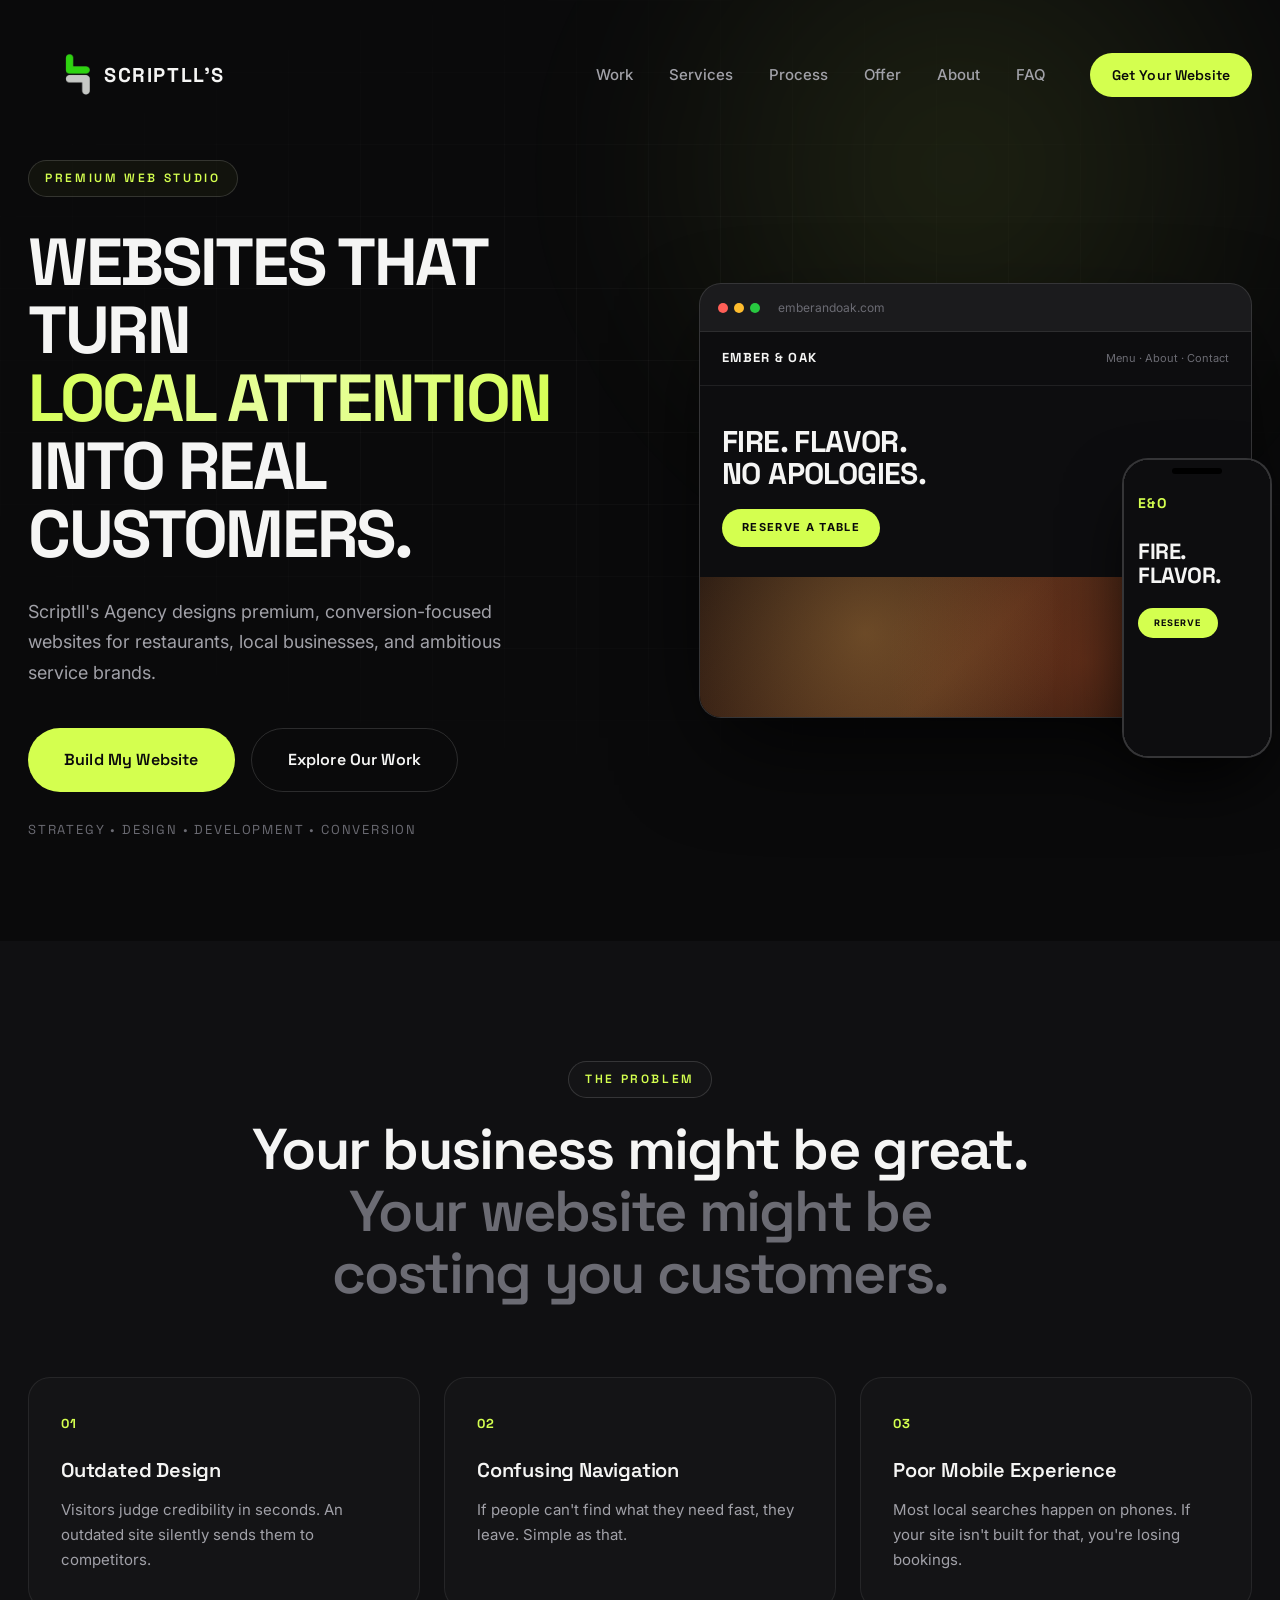
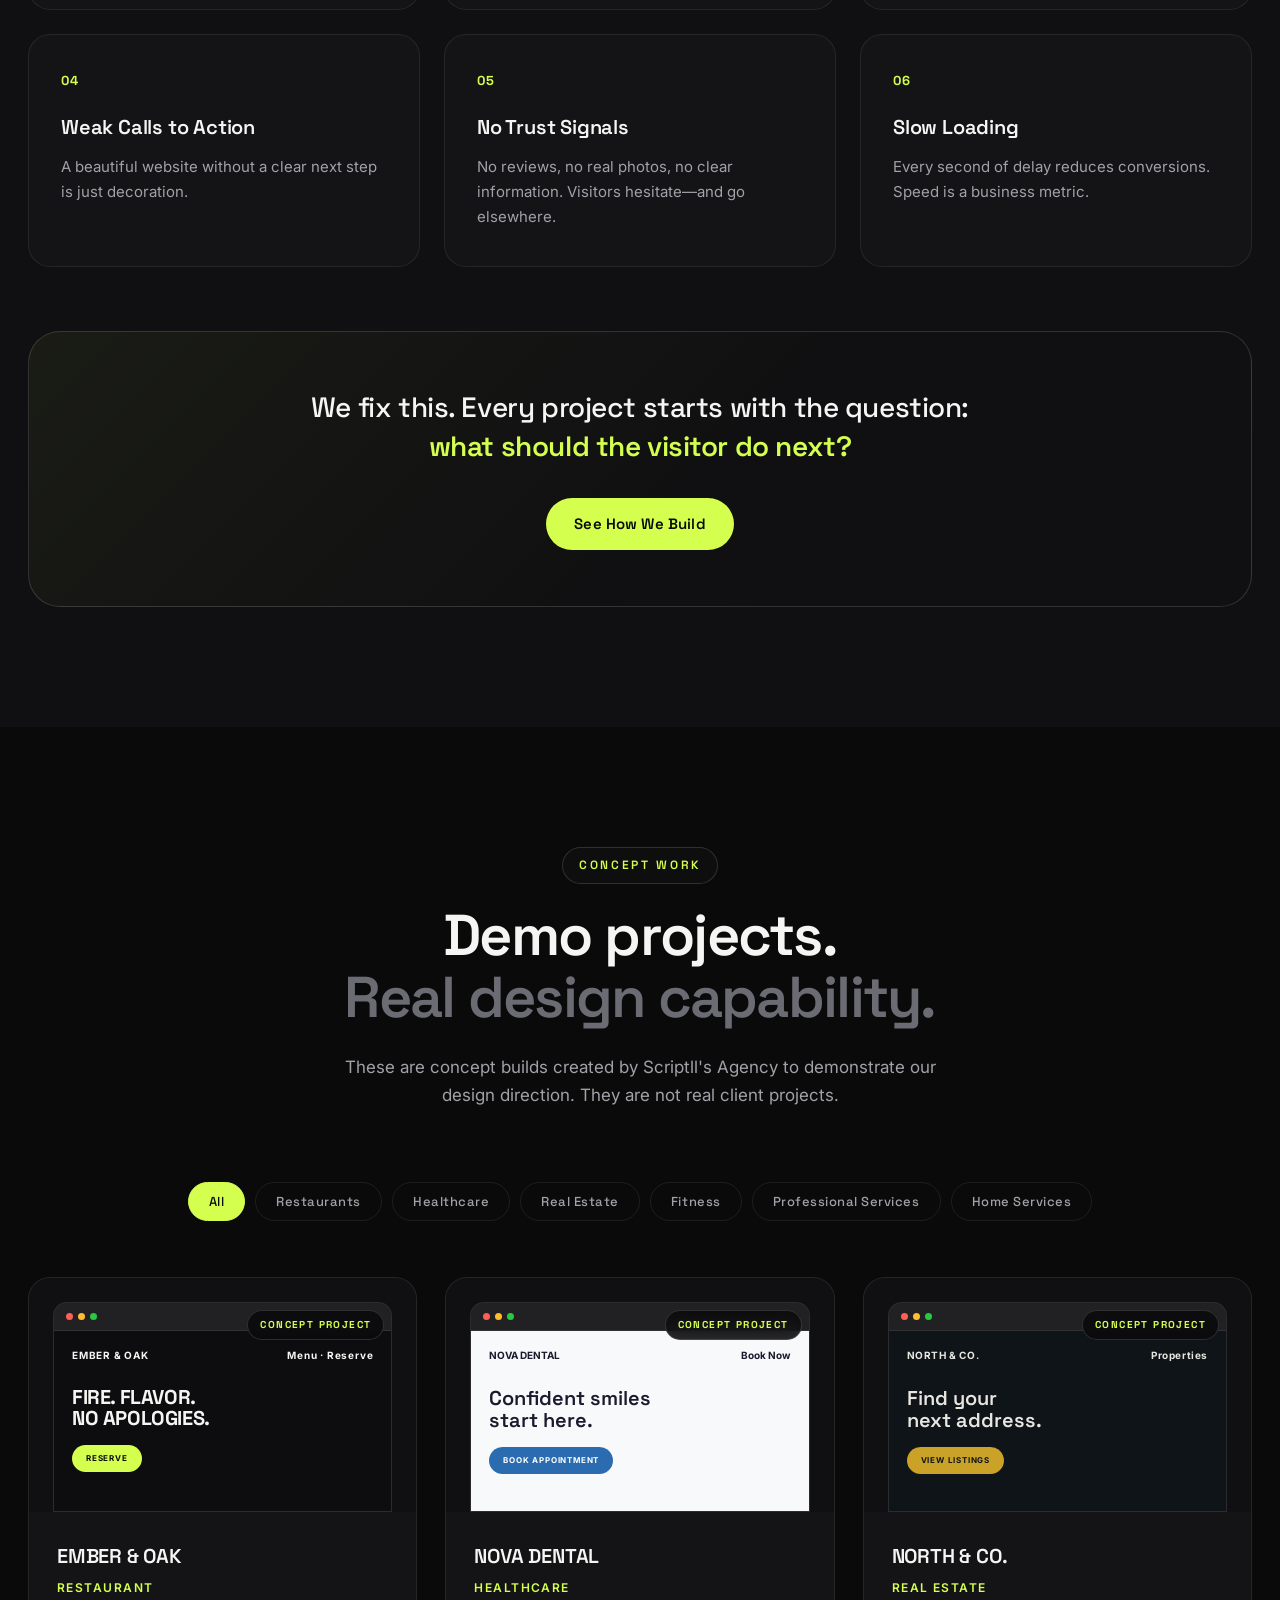
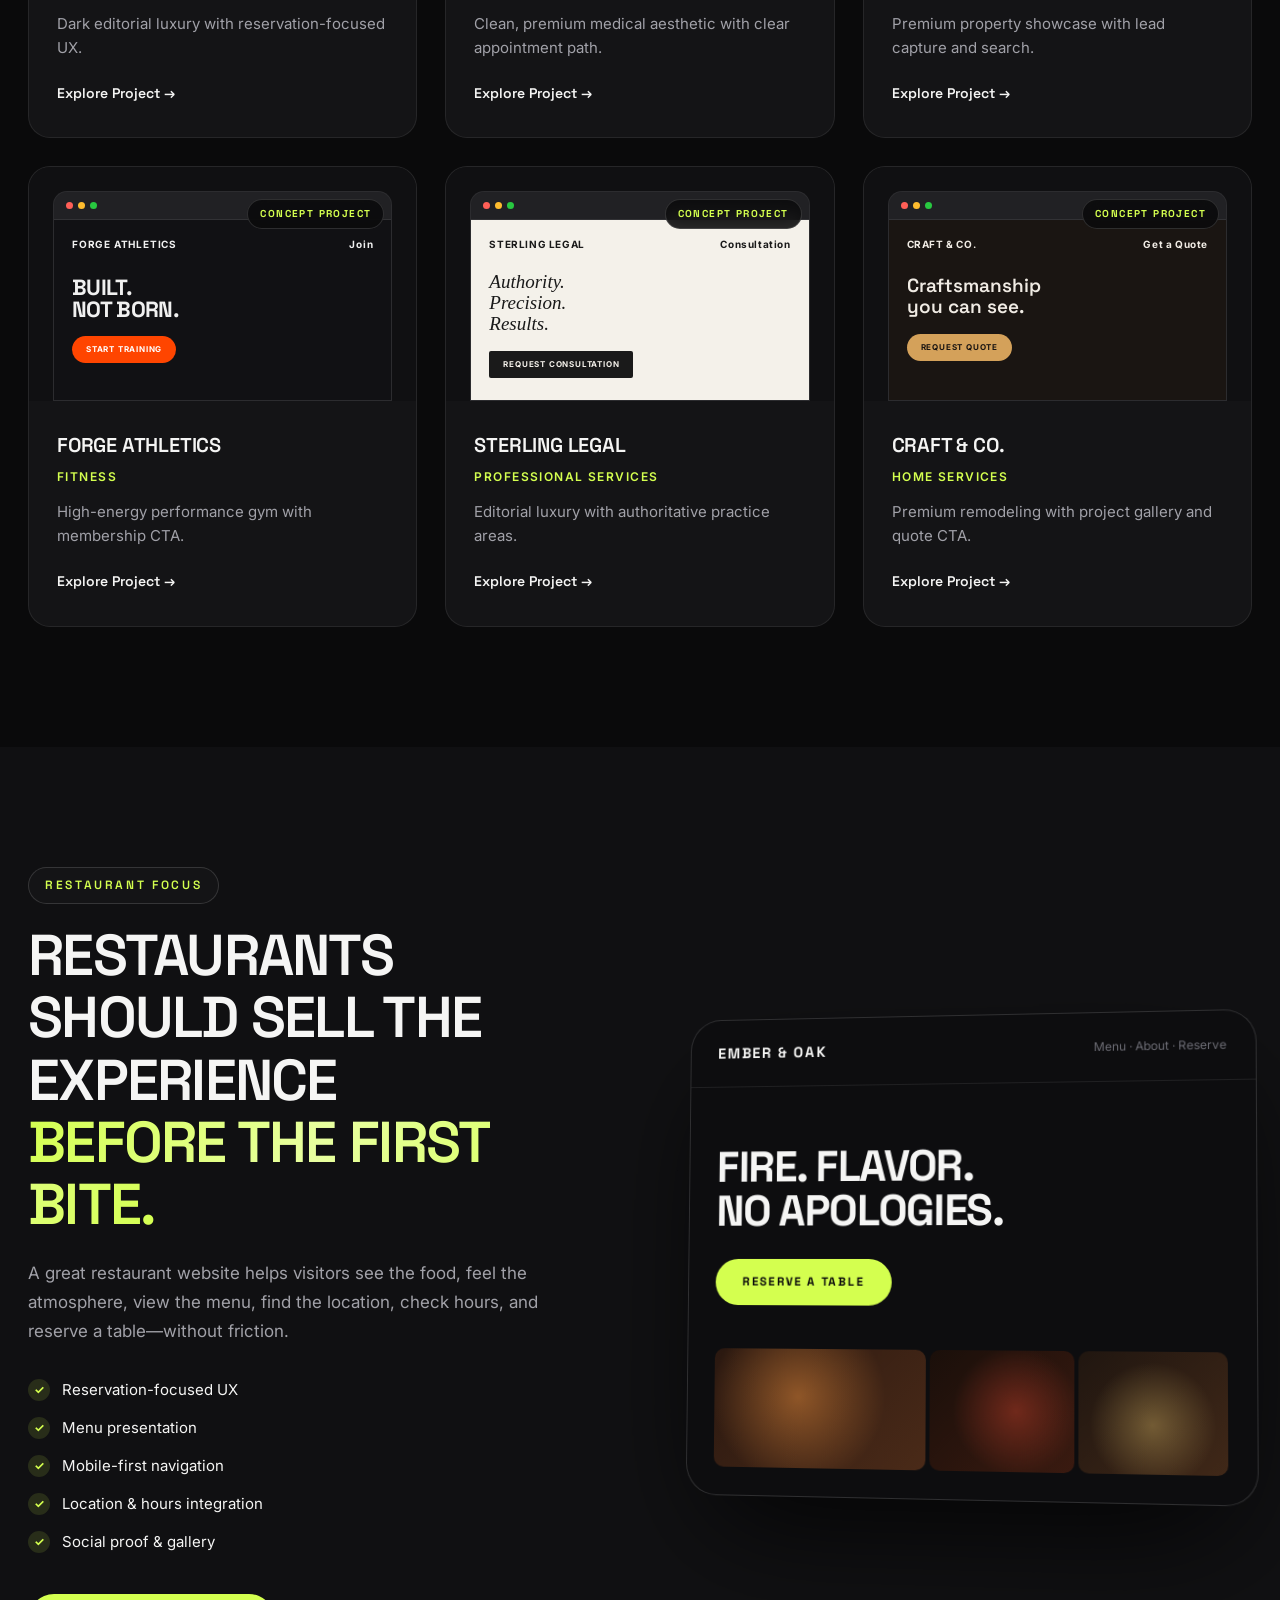
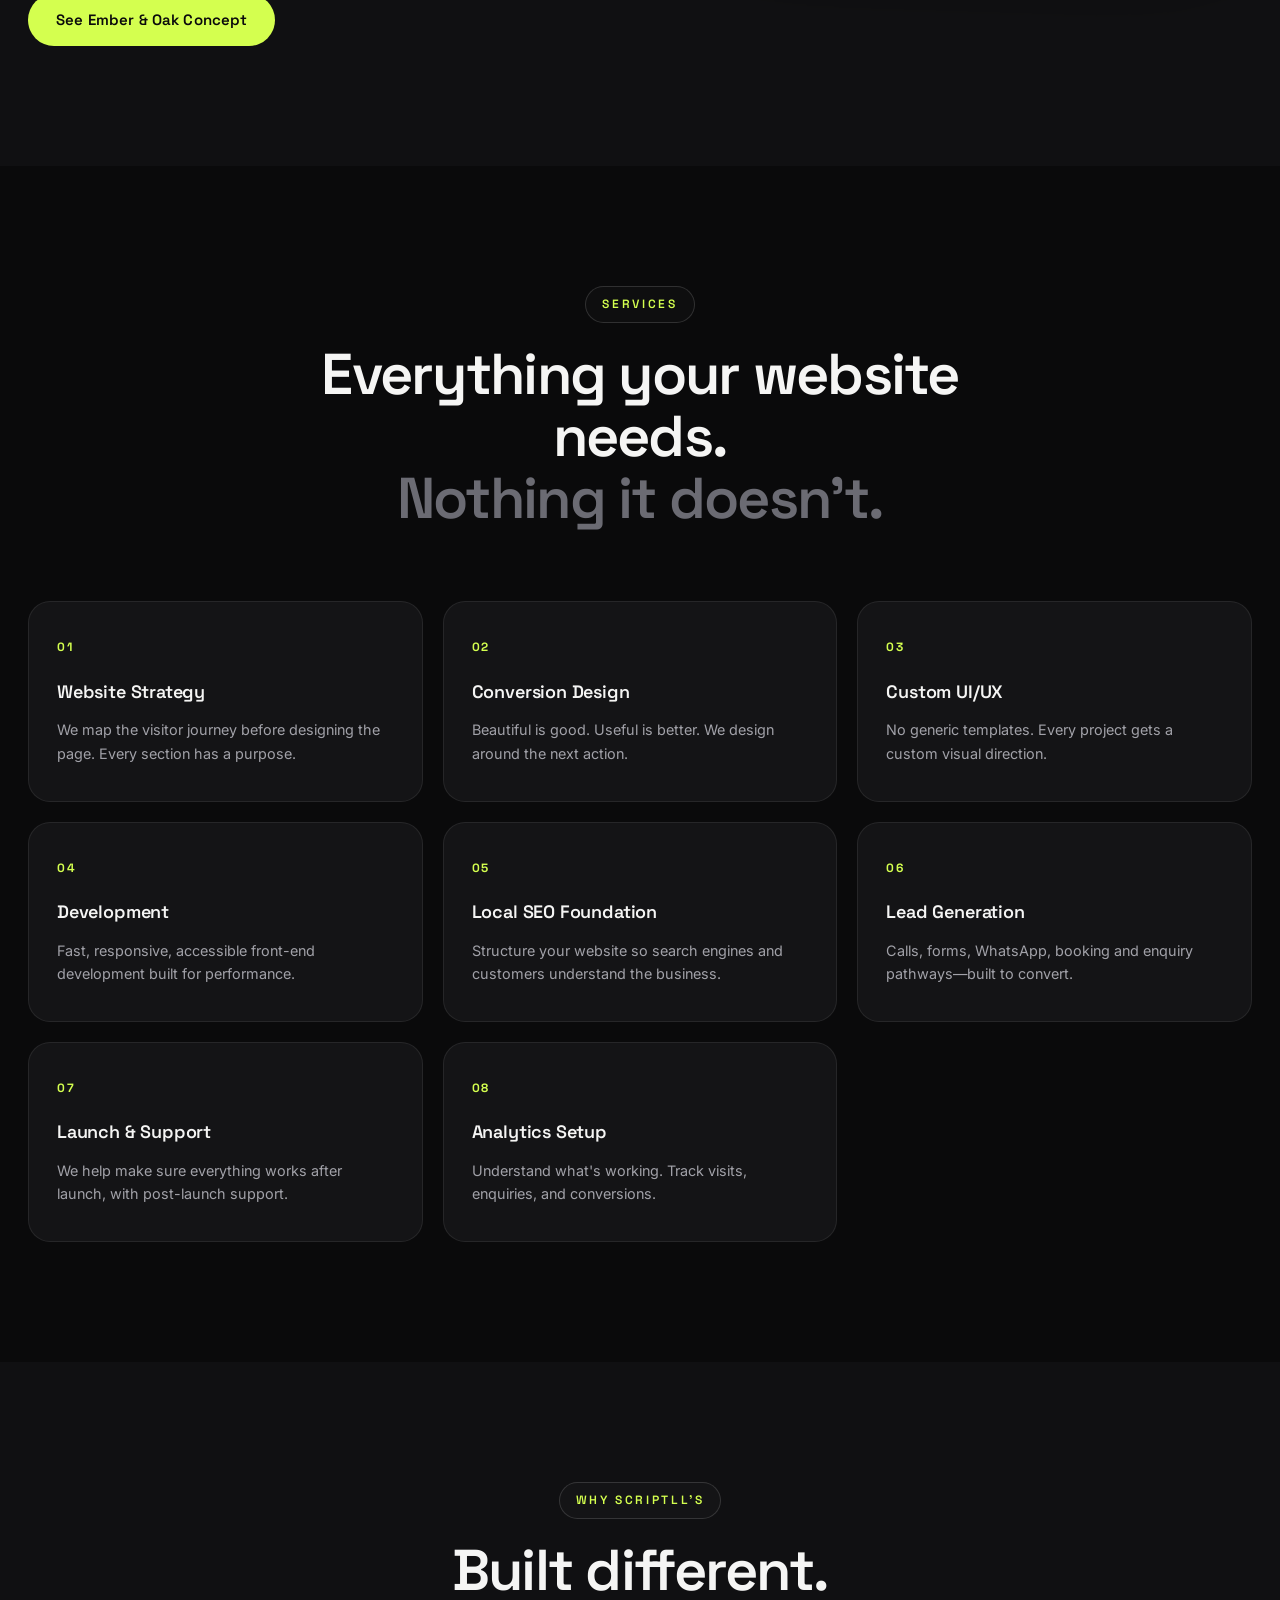
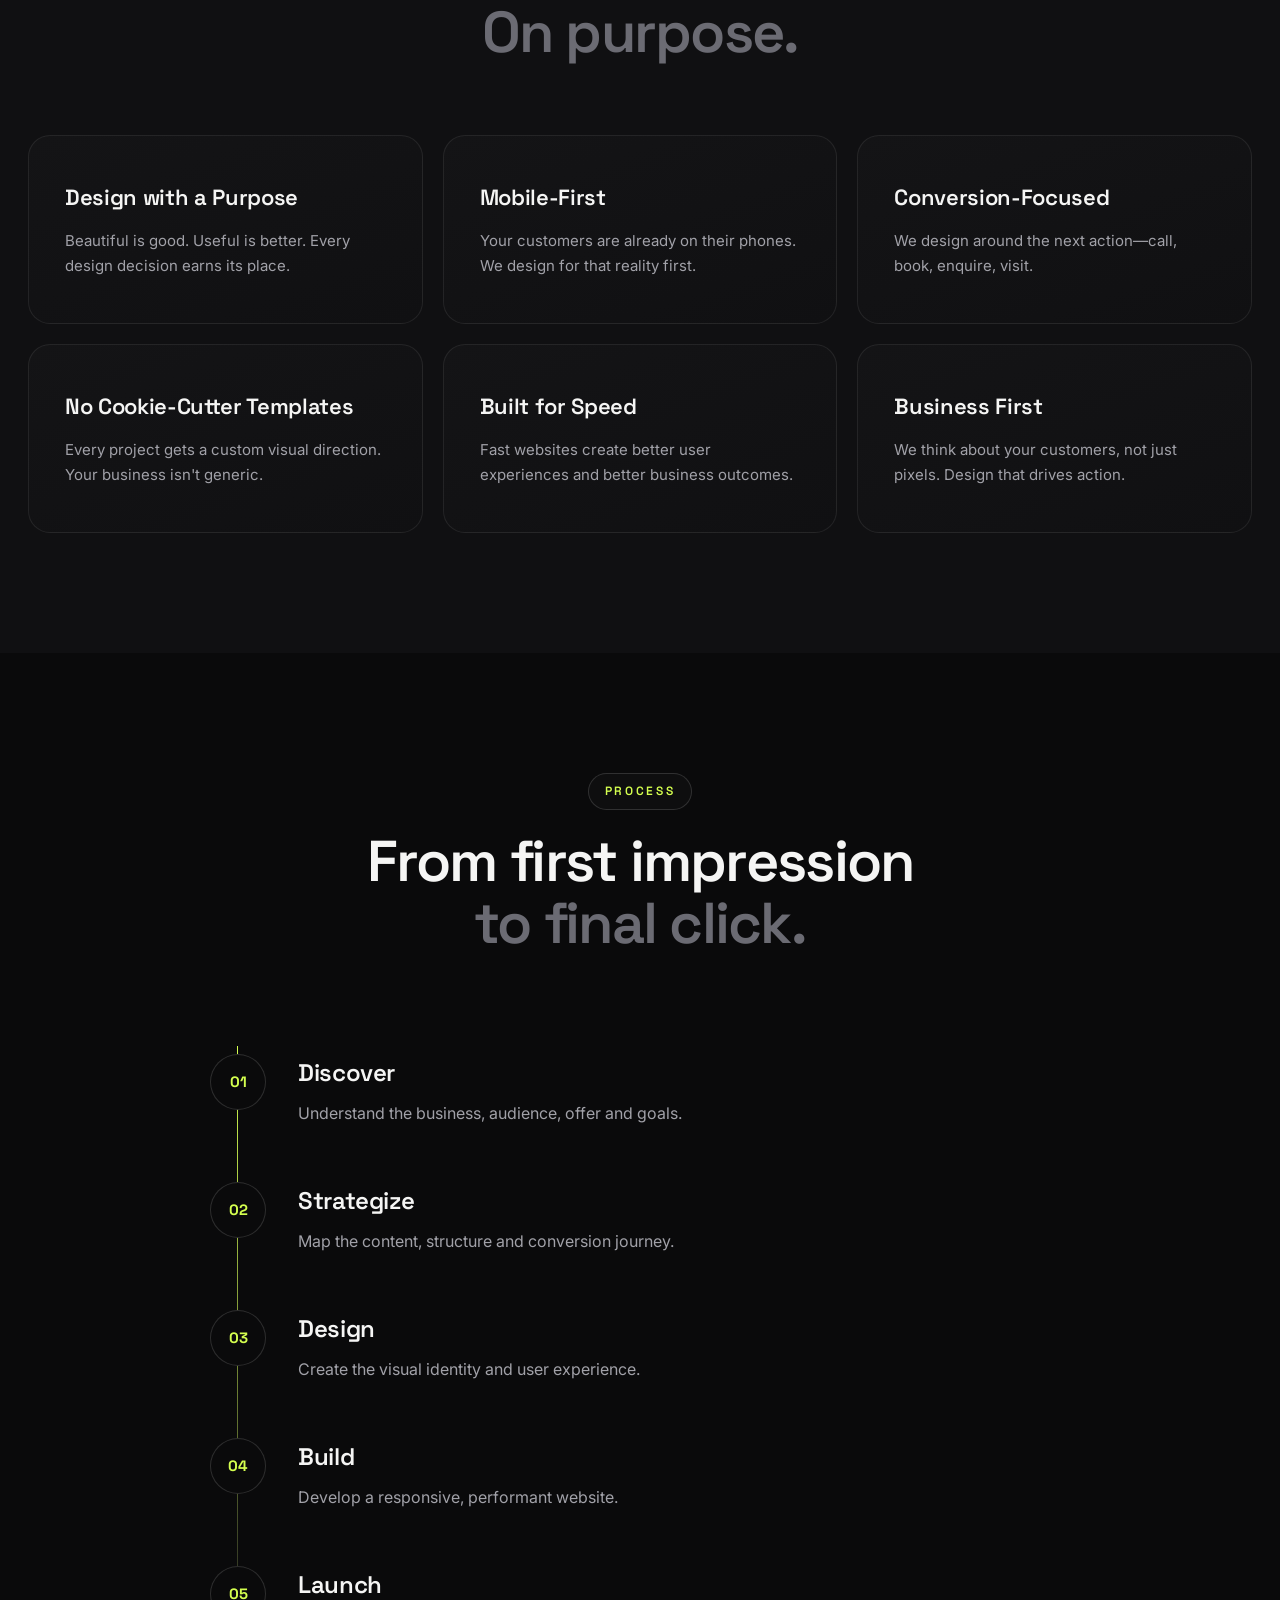
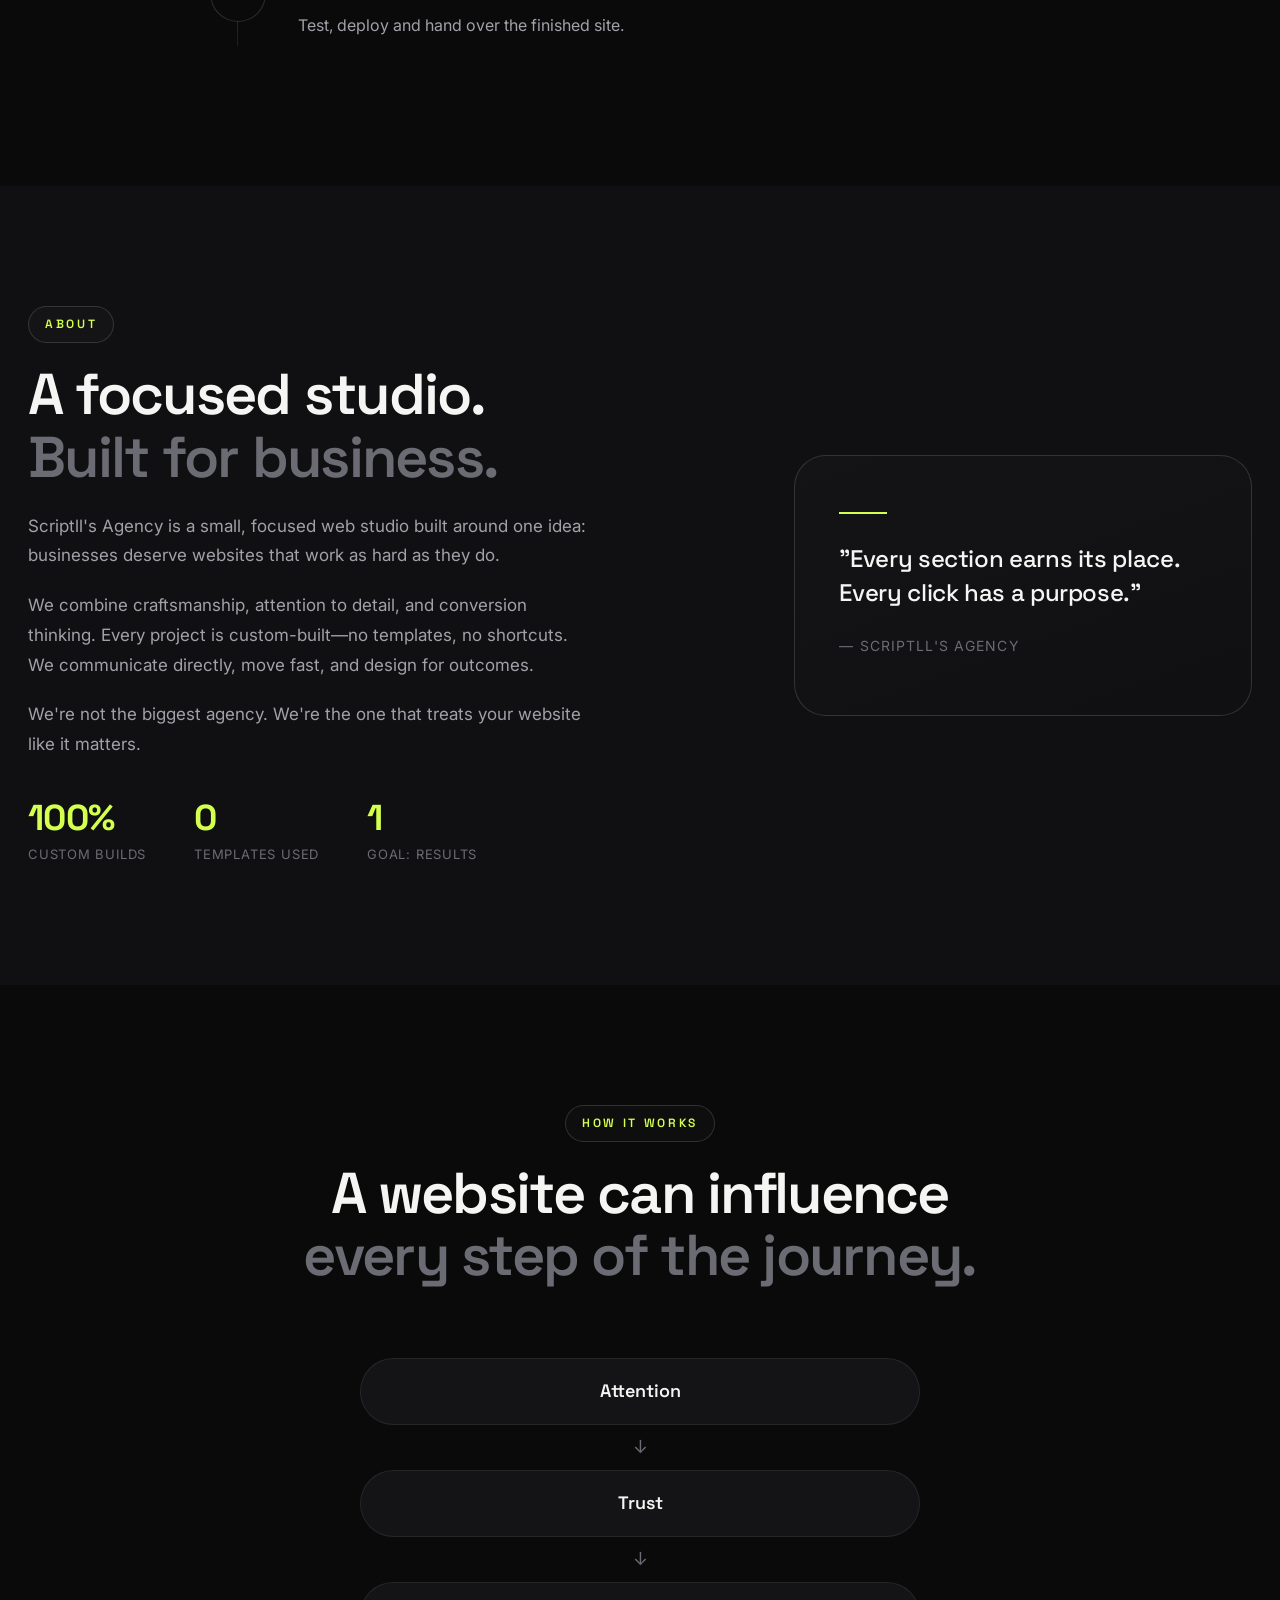
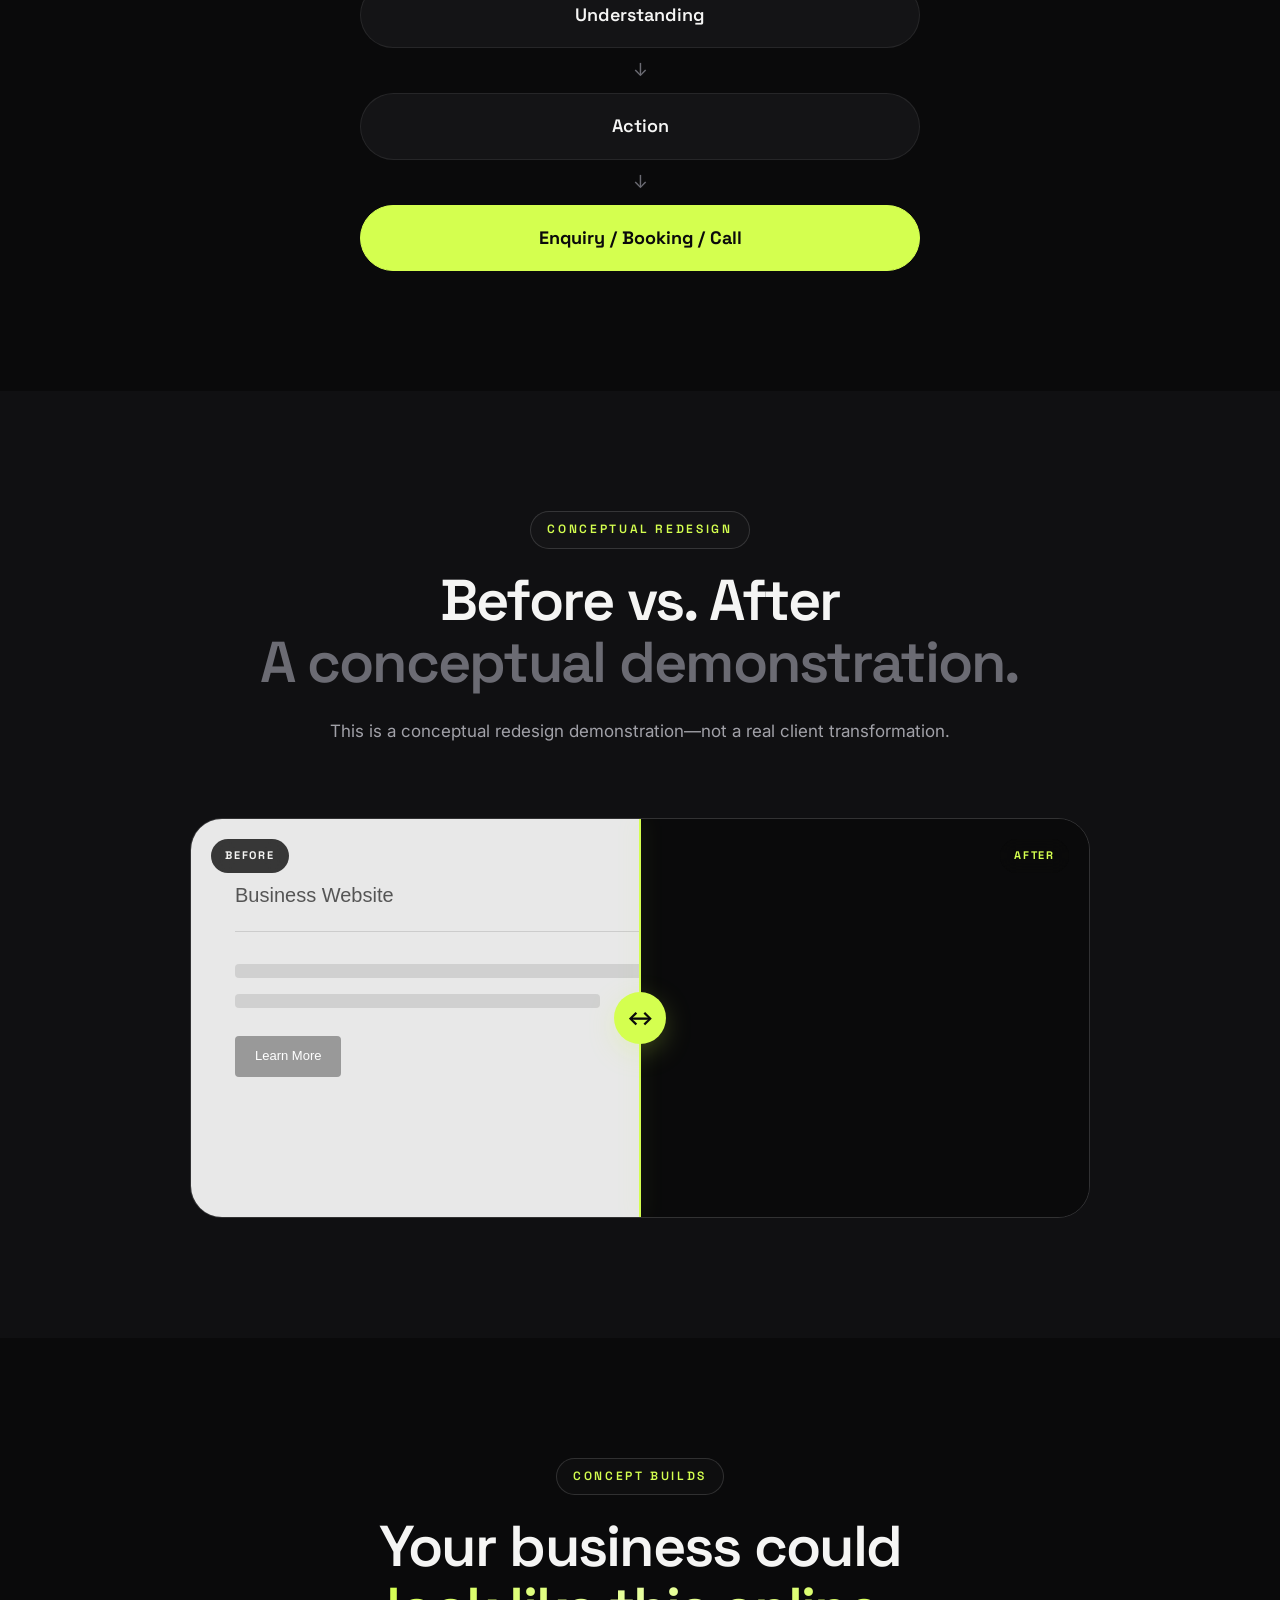
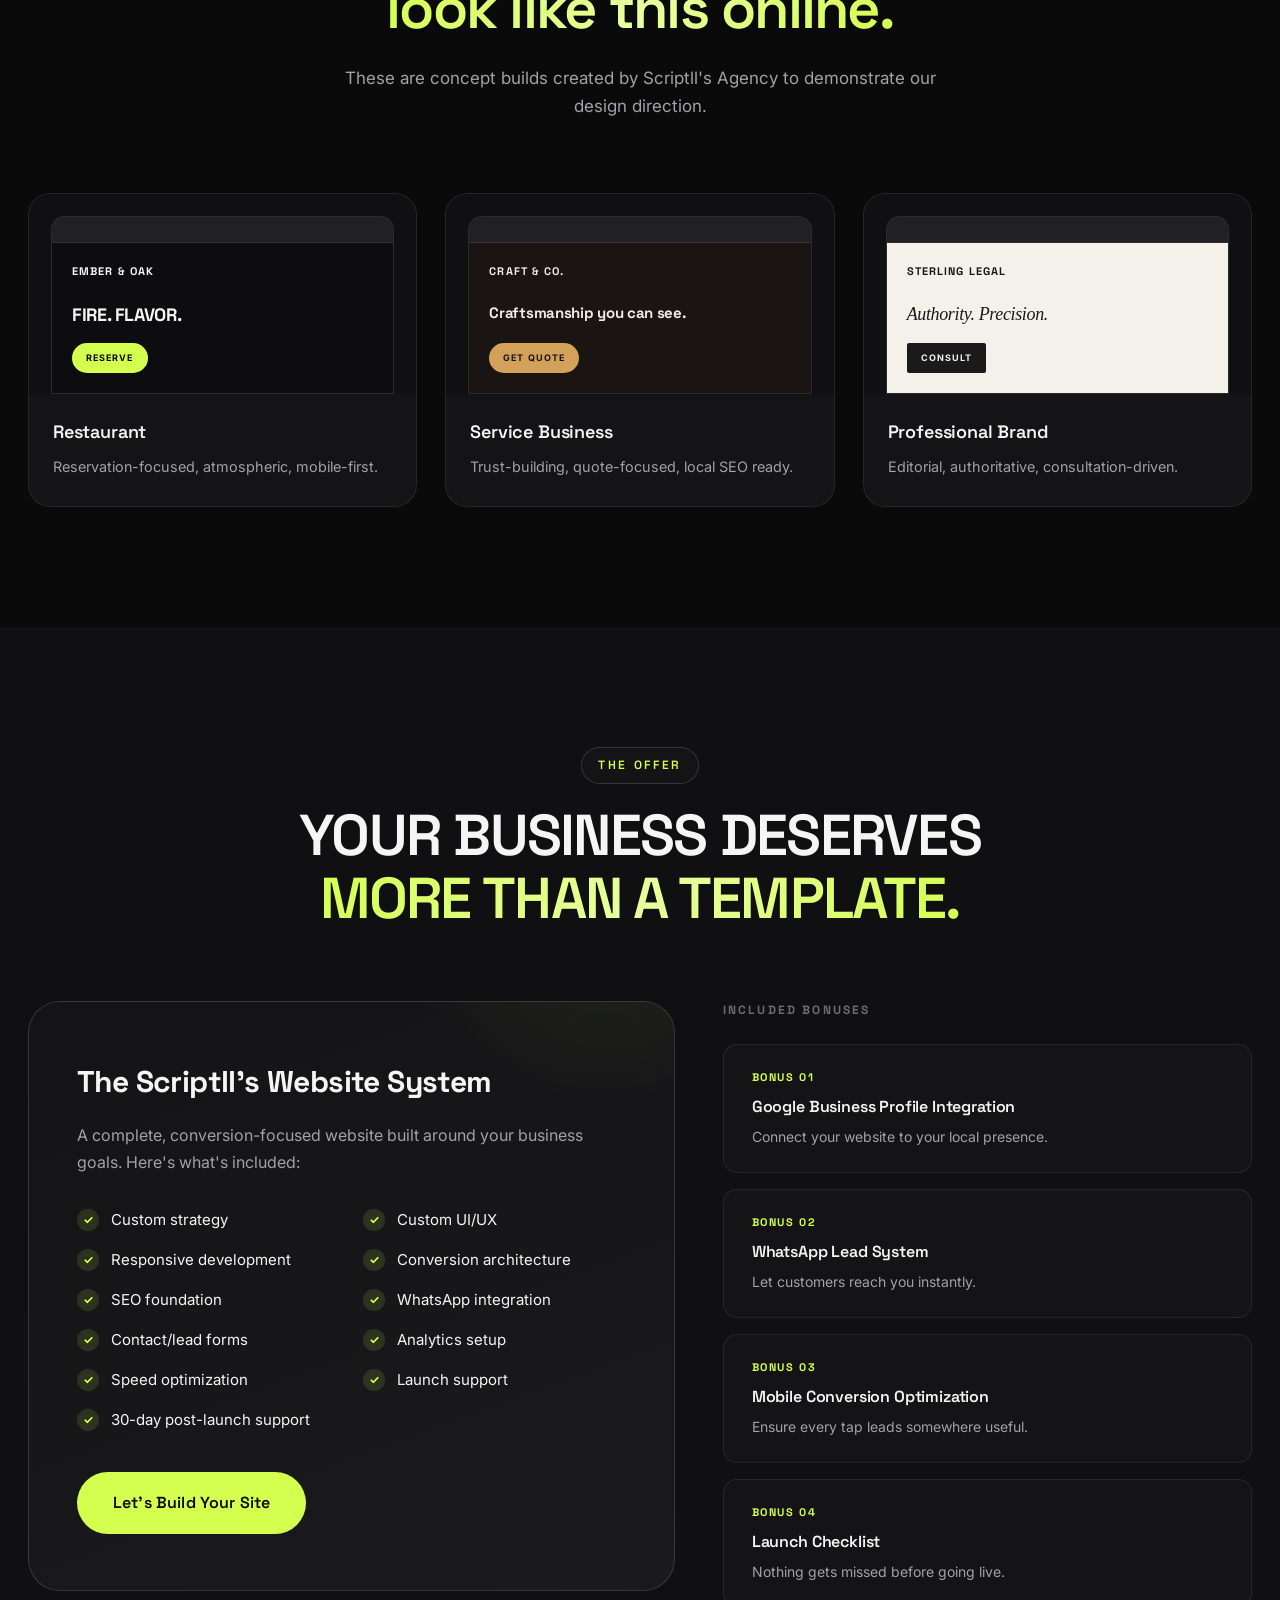
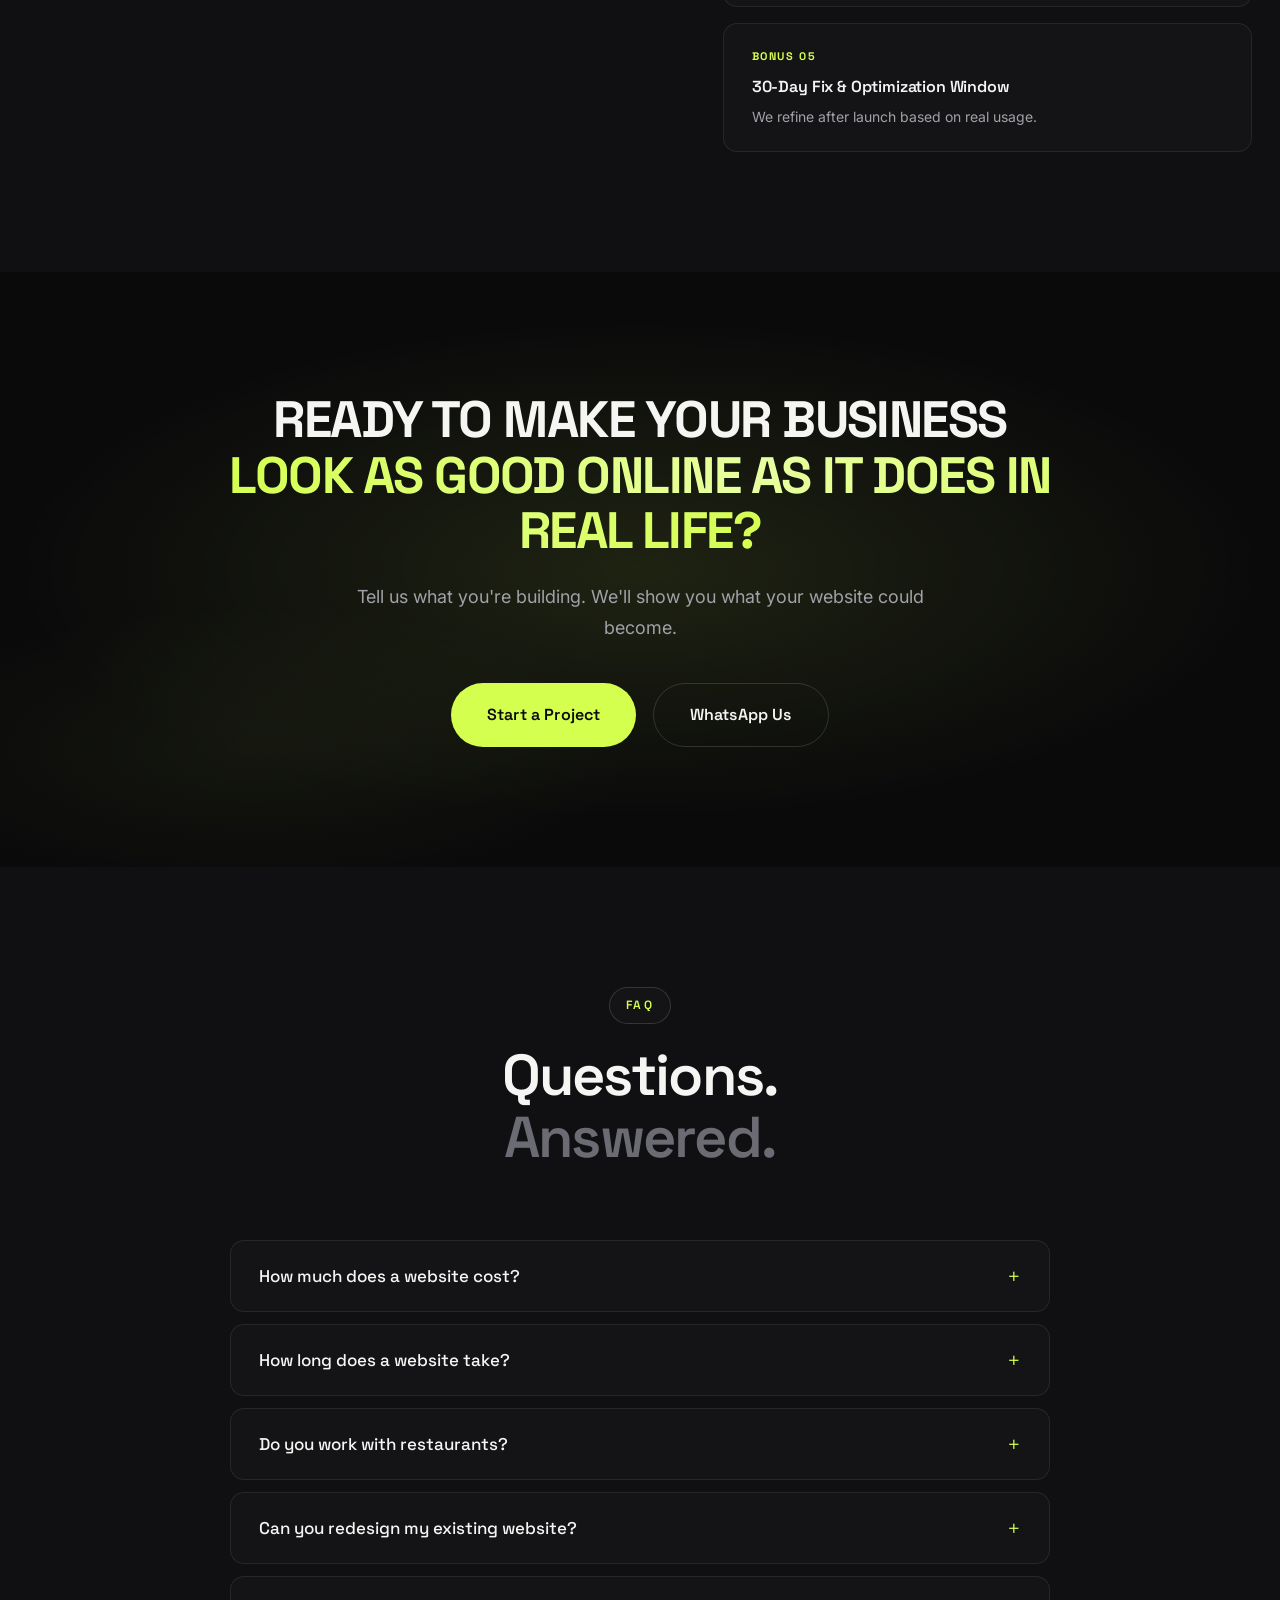
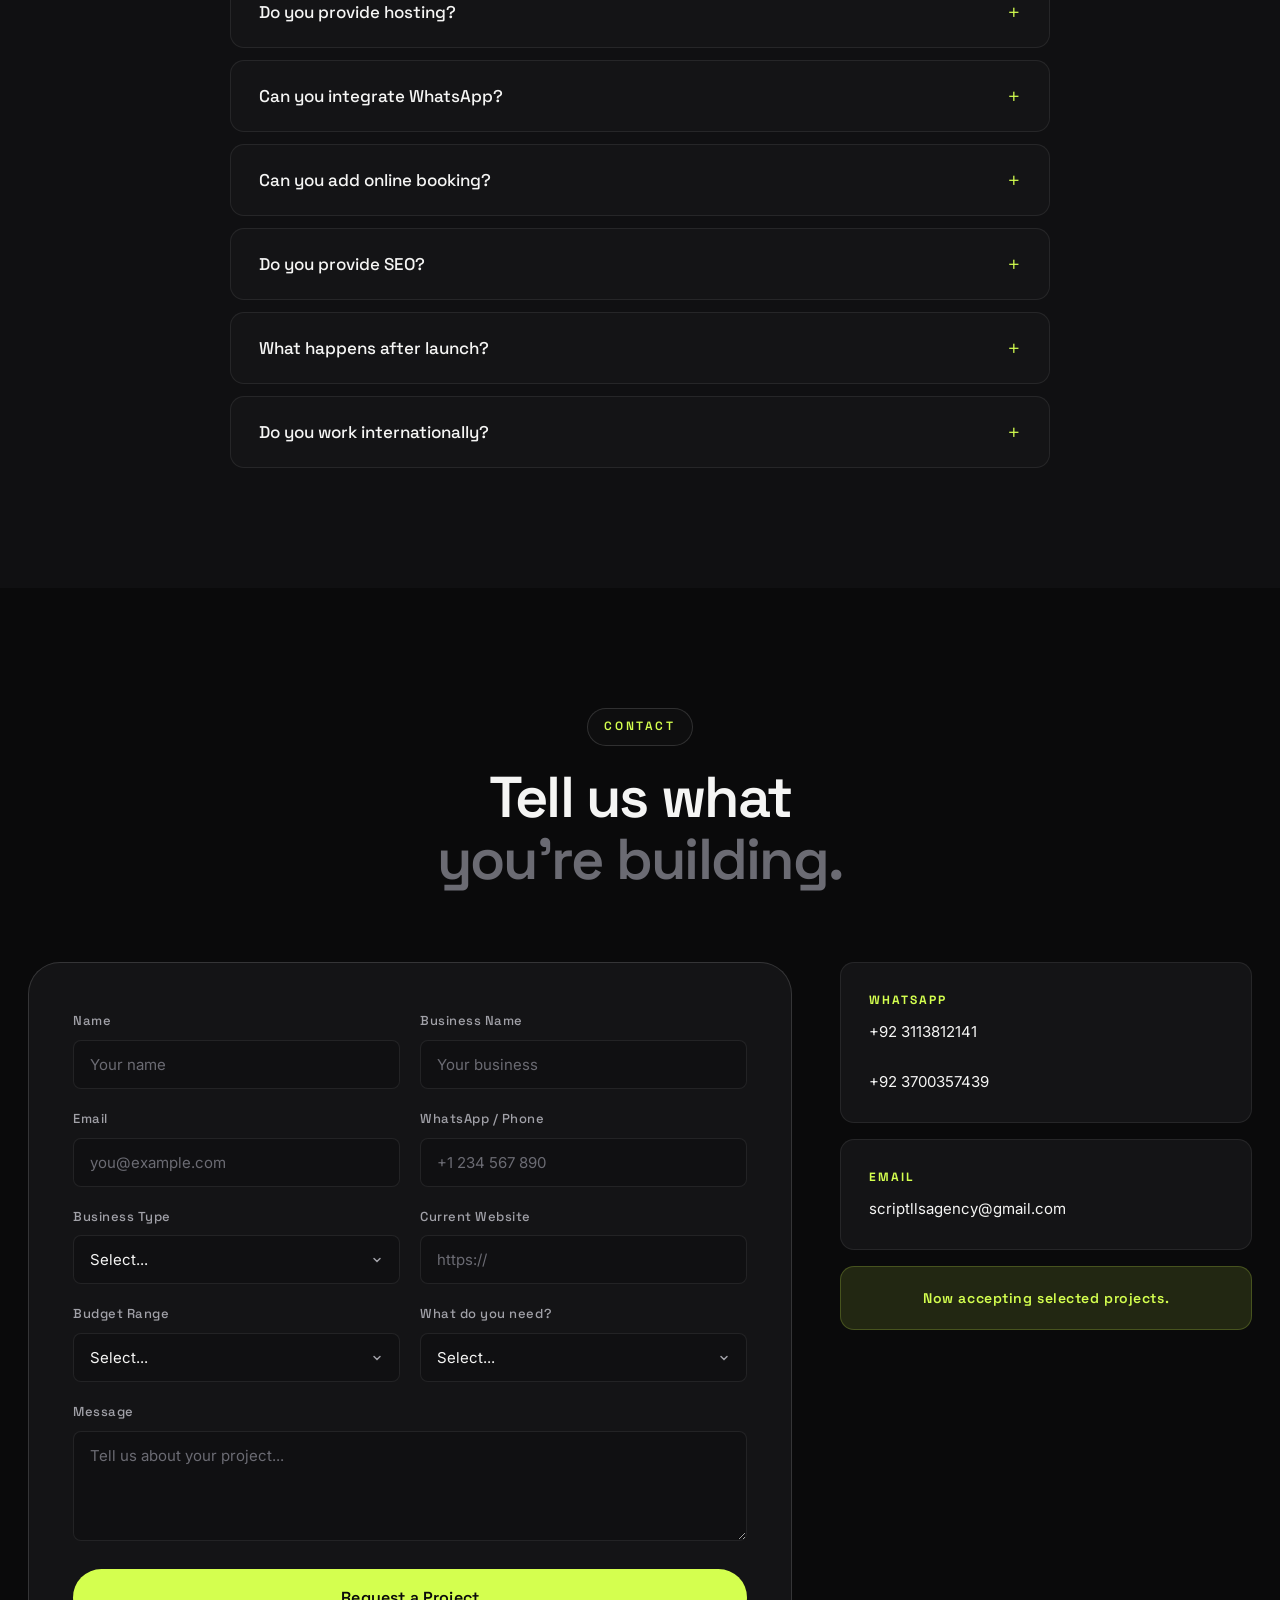
<file: index.html>
<!DOCTYPE html>
<html lang="en">
<head>
  <meta charset="UTF-8" />
  <meta name="viewport" content="width=device-width, initial-scale=1.0" />
  <title>Scriptll's Agency | Premium Websites That Turn Attention Into Customers</title>
  <meta name="description" content="Scriptll's Agency designs premium, conversion-focused websites for restaurants, local businesses, and service brands. Concept projects shown for demonstration." />
  <!-- Open Graph -->
  <meta property="og:title" content="Scriptll's Agency | Premium Websites That Turn Attention Into Customers" />
  <meta property="og:description" content="We design high-converting websites that make local businesses look established, credible, and impossible to ignore." />
  <meta property="og:type" content="website" />
  <meta property="og:url" content="https://scriptlls.agency" />
  <meta property="og:image" content="https://images.unsplash.com/photo-1556742049-0cfed4f6a45d?w=1200&h=630&fit=crop" />
  <link rel="canonical" href="https://scriptlls.agency" />
  <!-- Favicon placeholder -->
  <link rel="icon" href="data:image/svg+xml,<svg xmlns='http://www.w3.org/2000/svg' viewBox='0 0 100 100'><text y='.9em' font-size='90'>S</text></svg>" />
  <!-- Fonts -->
  <link rel="preconnect" href="https://fonts.googleapis.com" />
  <link rel="preconnect" href="https://fonts.gstatic.com" crossorigin />
  <link href="https://fonts.googleapis.com/css2?family=Inter:opsz,wght@14..32,300;14..32,400;14..32,500;14..32,600;14..32,700&family=Space+Grotesk:wght@400;500;600;700&display=swap" rel="stylesheet" />
  <link rel="stylesheet" href="style.css" />
  <!-- Google tag (gtag.js) -->
<script async src="https://www.googletagmanager.com/gtag/js?id=G-FZGFRWSSBF"></script>
<script>
  window.dataLayer = window.dataLayer || [];
  function gtag(){dataLayer.push(arguments);}
  gtag('js', new Date());

  gtag('config', 'G-FZGFRWSSBF');
</script>
</head>
<body>

  <!-- Cursor glow (subtle) -->
  <div class="cursor-glow" id="cursorGlow" aria-hidden="true"></div>

  <!-- Navigation -->
  <header class="navbar" id="navbar">
    <div class="container nav-container">
      <a href="#" class="nav-logo" aria-label="Scriptll's Agency Home">
        <img src="logo.png" class="nav-logo-img" alt="logo"><span class="nav-logo-text"> SCRIPTLL'S</span>
      </a>
      <nav class="nav-links" id="navLinks" aria-label="Main navigation">
        <a href="#work" class="nav-link">Work</a>
        <a href="#services" class="nav-link">Services</a>
        <a href="#process" class="nav-link">Process</a>
        <a href="#offer" class="nav-link">Offer</a>
        <a href="#about" class="nav-link">About</a>
        <a href="#faq" class="nav-link">FAQ</a>
        <a href="#contact" class="btn btn-primary nav-cta">Get Your Website</a>
      </nav>
      <button class="hamburger" id="hamburger" aria-label="Toggle menu" aria-expanded="false">
        <span></span><span></span><span></span>
      </button>
    </div>
  </header>

  <main>
    <!-- HERO -->
    <section class="hero" id="hero">
      <div class="hero-bg-grid" aria-hidden="true"></div>
      <div class="hero-glow" aria-hidden="true"></div>
      <div class="container hero-container">
        <div class="hero-content">
          <div class="hero-badge reveal">Premium web studio</div>
          <h1 class="hero-title reveal">
            WEBSITES THAT TURN<br />
            <span class="text-gradient">LOCAL ATTENTION</span><br />
            INTO REAL CUSTOMERS.
          </h1>
          <p class="hero-sub reveal">
            Scriptll's Agency designs premium, conversion-focused websites for restaurants, local businesses, and ambitious service brands.
          </p>
          <div class="hero-cta reveal">
            <a href="#contact" class="btn btn-primary btn-lg magnetic">Build My Website</a>
            <a href="#work" class="btn btn-ghost btn-lg">Explore Our Work</a>
          </div>
          <p class="hero-trust reveal">Strategy • Design • Development • Conversion</p>
        </div>
        <div class="hero-visual reveal">
          <div class="hero-mockup">
            <div class="mockup-browser">
              <div class="mockup-bar">
                <span class="dot"></span><span class="dot"></span><span class="dot"></span>
                <span class="mockup-url">emberandoak.com</span>
              </div>
              <div class="mockup-content restaurant-mock">
                <div class="mock-nav"><span class="mock-logo">EMBER & OAK</span><span class="mock-links">Menu · About · Contact</span></div>
                <div class="mock-hero">
                  <h3>FIRE. FLAVOR.<br />NO APOLOGIES.</h3>
                  <div class="mock-btn">RESERVE A TABLE</div>
                </div>
                <div class="mock-img food-img"></div>
              </div>
            </div>
            <div class="hero-mockup-mobile">
              <div class="mockup-phone">
                <div class="phone-notch"></div>
                <div class="phone-content">
                  <span class="phone-logo">E&O</span>
                  <div class="phone-hero-text">FIRE.<br />FLAVOR.</div>
                  <div class="phone-btn">RESERVE</div>
                </div>
              </div>
            </div>
          </div>
        </div>
      </div>
    </section>

    <!-- PROBLEM SECTION -->
    <section class="section problem-section" id="problem">
      <div class="container">
        <div class="section-header reveal">
          <span class="section-label">The Problem</span>
          <h2 class="section-title">Your business might be great.<br /><span class="text-muted">Your website might be costing you customers.</span></h2>
        </div>
        <div class="problem-grid">
          <div class="problem-card reveal">
            <span class="problem-icon">01</span>
            <h3>Outdated Design</h3>
            <p>Visitors judge credibility in seconds. An outdated site silently sends them to competitors.</p>
          </div>
          <div class="problem-card reveal">
            <span class="problem-icon">02</span>
            <h3>Confusing Navigation</h3>
            <p>If people can't find what they need fast, they leave. Simple as that.</p>
          </div>
          <div class="problem-card reveal">
            <span class="problem-icon">03</span>
            <h3>Poor Mobile Experience</h3>
            <p>Most local searches happen on phones. If your site isn't built for that, you're losing bookings.</p>
          </div>
          <div class="problem-card reveal">
            <span class="problem-icon">04</span>
            <h3>Weak Calls to Action</h3>
            <p>A beautiful website without a clear next step is just decoration.</p>
          </div>
          <div class="problem-card reveal">
            <span class="problem-icon">05</span>
            <h3>No Trust Signals</h3>
            <p>No reviews, no real photos, no clear information. Visitors hesitate—and go elsewhere.</p>
          </div>
          <div class="problem-card reveal">
            <span class="problem-icon">06</span>
            <h3>Slow Loading</h3>
            <p>Every second of delay reduces conversions. Speed is a business metric.</p>
          </div>
        </div>
        <div class="problem-solution reveal">
          <p class="problem-solution-text">We fix this. Every project starts with the question: <strong>what should the visitor do next?</strong></p>
          <a href="#offer" class="btn btn-primary">See How We Build</a>
        </div>
      </div>
    </section>

    <!-- PORTFOLIO / WORK -->
    <section class="section portfolio-section" id="work">
      <div class="container">
        <div class="section-header reveal">
          <span class="section-label">Concept Work</span>
          <h2 class="section-title">Demo projects.<br /><span class="text-muted">Real design capability.</span></h2>
          <p class="section-desc">These are concept builds created by Scriptll's Agency to demonstrate our design direction. They are not real client projects.</p>
        </div>

        <!-- Filters -->
        <div class="portfolio-filters reveal" role="tablist" aria-label="Filter projects">
          <button class="filter-btn active" data-filter="all" role="tab" aria-selected="true">All</button>
          <button class="filter-btn" data-filter="restaurant" role="tab" aria-selected="false">Restaurants</button>
          <button class="filter-btn" data-filter="healthcare" role="tab" aria-selected="false">Healthcare</button>
          <button class="filter-btn" data-filter="realestate" role="tab" aria-selected="false">Real Estate</button>
          <button class="filter-btn" data-filter="fitness" role="tab" aria-selected="false">Fitness</button>
          <button class="filter-btn" data-filter="professional" role="tab" aria-selected="false">Professional Services</button>
          <button class="filter-btn" data-filter="homeservices" role="tab" aria-selected="false">Home Services</button>
        </div>

        <!-- Portfolio Grid -->
        <div class="portfolio-grid" id="portfolioGrid">
          <!-- Project 1: EMBER & OAK -->
          <article class="project-card reveal" data-category="restaurant" data-project="ember-oak">
            <div class="project-preview">
              <div class="browser-frame">
                <div class="browser-bar"><span class="dot"></span><span class="dot"></span><span class="dot"></span></div>
                <div class="browser-content ember-preview">
                  <div class="ep-nav"><span>EMBER & OAK</span><span>Menu · Reserve</span></div>
                  <div class="ep-hero"><h4>FIRE. FLAVOR.<br />NO APOLOGIES.</h4><div class="ep-btn">RESERVE</div></div>
                </div>
              </div>
              <span class="project-badge">Concept Project</span>
            </div>
            <div class="project-info">
              <h3>EMBER & OAK</h3>
              <p class="project-industry">Restaurant</p>
              <p class="project-desc">Dark editorial luxury with reservation-focused UX.</p>
              <button class="project-link" data-project="ember-oak">Explore Project →</button>
            </div>
          </article>

          <!-- Project 2: NOVA DENTAL -->
          <article class="project-card reveal" data-category="healthcare" data-project="nova-dental">
            <div class="project-preview">
              <div class="browser-frame">
                <div class="browser-bar"><span class="dot"></span><span class="dot"></span><span class="dot"></span></div>
                <div class="browser-content nova-preview">
                  <div class="np-nav"><span>NOVA DENTAL</span><span>Book Now</span></div>
                  <div class="np-hero"><h4>Confident smiles<br />start here.</h4><div class="np-btn">BOOK APPOINTMENT</div></div>
                </div>
              </div>
              <span class="project-badge">Concept Project</span>
            </div>
            <div class="project-info">
              <h3>NOVA DENTAL</h3>
              <p class="project-industry">Healthcare</p>
              <p class="project-desc">Clean, premium medical aesthetic with clear appointment path.</p>
              <button class="project-link" data-project="nova-dental">Explore Project →</button>
            </div>
          </article>

          <!-- Project 3: NORTH & CO. -->
          <article class="project-card reveal" data-category="realestate" data-project="north-co">
            <div class="project-preview">
              <div class="browser-frame">
                <div class="browser-bar"><span class="dot"></span><span class="dot"></span><span class="dot"></span></div>
                <div class="browser-content north-preview">
                  <div class="north-nav"><span>NORTH & CO.</span><span>Properties</span></div>
                  <div class="north-hero"><h4>Find your<br />next address.</h4><div class="north-btn">VIEW LISTINGS</div></div>
                </div>
              </div>
              <span class="project-badge">Concept Project</span>
            </div>
            <div class="project-info">
              <h3>NORTH & CO.</h3>
              <p class="project-industry">Real Estate</p>
              <p class="project-desc">Premium property showcase with lead capture and search.</p>
              <button class="project-link" data-project="north-co">Explore Project →</button>
            </div>
          </article>

          <!-- Project 4: FORGE ATHLETICS -->
          <article class="project-card reveal" data-category="fitness" data-project="forge-athletics">
            <div class="project-preview">
              <div class="browser-frame">
                <div class="browser-bar"><span class="dot"></span><span class="dot"></span><span class="dot"></span></div>
                <div class="browser-content forge-preview">
                  <div class="forge-nav"><span>FORGE ATHLETICS</span><span>Join</span></div>
                  <div class="forge-hero"><h4>BUILT.<br />NOT BORN.</h4><div class="forge-btn">START TRAINING</div></div>
                </div>
              </div>
              <span class="project-badge">Concept Project</span>
            </div>
            <div class="project-info">
              <h3>FORGE ATHLETICS</h3>
              <p class="project-industry">Fitness</p>
              <p class="project-desc">High-energy performance gym with membership CTA.</p>
              <button class="project-link" data-project="forge-athletics">Explore Project →</button>
            </div>
          </article>

          <!-- Project 5: STERLING LEGAL -->
          <article class="project-card reveal" data-category="professional" data-project="sterling-legal">
            <div class="project-preview">
              <div class="browser-frame">
                <div class="browser-bar"><span class="dot"></span><span class="dot"></span><span class="dot"></span></div>
                <div class="browser-content sterling-preview">
                  <div class="sterling-nav"><span>STERLING LEGAL</span><span>Consultation</span></div>
                  <div class="sterling-hero"><h4>Authority.<br />Precision.<br />Results.</h4><div class="sterling-btn">REQUEST CONSULTATION</div></div>
                </div>
              </div>
              <span class="project-badge">Concept Project</span>
            </div>
            <div class="project-info">
              <h3>STERLING LEGAL</h3>
              <p class="project-industry">Professional Services</p>
              <p class="project-desc">Editorial luxury with authoritative practice areas.</p>
              <button class="project-link" data-project="sterling-legal">Explore Project →</button>
            </div>
          </article>

          <!-- Project 6: CRAFT & CO. -->
          <article class="project-card reveal" data-category="homeservices" data-project="craft-co">
            <div class="project-preview">
              <div class="browser-frame">
                <div class="browser-bar"><span class="dot"></span><span class="dot"></span><span class="dot"></span></div>
                <div class="browser-content craft-preview">
                  <div class="craft-nav"><span>CRAFT & CO.</span><span>Get a Quote</span></div>
                  <div class="craft-hero"><h4>Craftsmanship<br />you can see.</h4><div class="craft-btn">REQUEST QUOTE</div></div>
                </div>
              </div>
              <span class="project-badge">Concept Project</span>
            </div>
            <div class="project-info">
              <h3>CRAFT & CO.</h3>
              <p class="project-industry">Home Services</p>
              <p class="project-desc">Premium remodeling with project gallery and quote CTA.</p>
              <button class="project-link" data-project="craft-co">Explore Project →</button>
            </div>
          </article>
        </div>
      </div>
    </section>

    <!-- RESTAURANT SPOTLIGHT -->
    <section class="section restaurant-spotlight" id="restaurant-spotlight">
      <div class="container">
        <div class="spotlight-content reveal">
          <span class="section-label">Restaurant Focus</span>
          <h2 class="section-title">RESTAURANTS SHOULD SELL THE EXPERIENCE<br /><span class="text-gradient">BEFORE THE FIRST BITE.</span></h2>
          <p class="spotlight-desc">A great restaurant website helps visitors see the food, feel the atmosphere, view the menu, find the location, check hours, and reserve a table—without friction.</p>
          <div class="spotlight-features">
            <div class="spotlight-feature"><span>✓</span> Reservation-focused UX</div>
            <div class="spotlight-feature"><span>✓</span> Menu presentation</div>
            <div class="spotlight-feature"><span>✓</span> Mobile-first navigation</div>
            <div class="spotlight-feature"><span>✓</span> Location & hours integration</div>
            <div class="spotlight-feature"><span>✓</span> Social proof & gallery</div>
          </div>
          <a href="#work" class="btn btn-primary">See Ember & Oak Concept</a>
        </div>
        <div class="spotlight-visual reveal">
          <div class="restaurant-showcase">
            <div class="showcase-header">
              <span class="showcase-logo">EMBER & OAK</span>
              <span class="showcase-links">Menu · About · Reserve</span>
            </div>
            <div class="showcase-hero">
              <h3>FIRE. FLAVOR.<br />NO APOLOGIES.</h3>
              <div class="showcase-cta">RESERVE A TABLE</div>
            </div>
            <div class="showcase-grid">
              <div class="showcase-item food-1"></div>
              <div class="showcase-item food-2"></div>
              <div class="showcase-item food-3"></div>
            </div>
          </div>
        </div>
      </div>
    </section>

    <!-- SERVICES -->
    <section class="section services-section" id="services">
      <div class="container">
        <div class="section-header reveal">
          <span class="section-label">Services</span>
          <h2 class="section-title">Everything your website needs.<br /><span class="text-muted">Nothing it doesn't.</span></h2>
        </div>
        <div class="services-grid">
          <div class="service-card reveal">
            <span class="service-num">01</span>
            <h3>Website Strategy</h3>
            <p>We map the visitor journey before designing the page. Every section has a purpose.</p>
          </div>
          <div class="service-card reveal">
            <span class="service-num">02</span>
            <h3>Conversion Design</h3>
            <p>Beautiful is good. Useful is better. We design around the next action.</p>
          </div>
          <div class="service-card reveal">
            <span class="service-num">03</span>
            <h3>Custom UI/UX</h3>
            <p>No generic templates. Every project gets a custom visual direction.</p>
          </div>
          <div class="service-card reveal">
            <span class="service-num">04</span>
            <h3>Development</h3>
            <p>Fast, responsive, accessible front-end development built for performance.</p>
          </div>
          <div class="service-card reveal">
            <span class="service-num">05</span>
            <h3>Local SEO Foundation</h3>
            <p>Structure your website so search engines and customers understand the business.</p>
          </div>
          <div class="service-card reveal">
            <span class="service-num">06</span>
            <h3>Lead Generation</h3>
            <p>Calls, forms, WhatsApp, booking and enquiry pathways—built to convert.</p>
          </div>
          <div class="service-card reveal">
            <span class="service-num">07</span>
            <h3>Launch & Support</h3>
            <p>We help make sure everything works after launch, with post-launch support.</p>
          </div>
          <div class="service-card reveal">
            <span class="service-num">08</span>
            <h3>Analytics Setup</h3>
            <p>Understand what's working. Track visits, enquiries, and conversions.</p>
          </div>
        </div>
      </div>
    </section>

    <!-- WHY SCRIPTLL'S -->
    <section class="section why-section" id="why">
      <div class="container">
        <div class="section-header reveal">
          <span class="section-label">Why Scriptll's</span>
          <h2 class="section-title">Built different.<br /><span class="text-muted">On purpose.</span></h2>
        </div>
        <div class="why-grid">
          <div class="why-card reveal">
            <h3>Design with a Purpose</h3>
            <p>Beautiful is good. Useful is better. Every design decision earns its place.</p>
          </div>
          <div class="why-card reveal">
            <h3>Mobile-First</h3>
            <p>Your customers are already on their phones. We design for that reality first.</p>
          </div>
          <div class="why-card reveal">
            <h3>Conversion-Focused</h3>
            <p>We design around the next action—call, book, enquire, visit.</p>
          </div>
          <div class="why-card reveal">
            <h3>No Cookie-Cutter Templates</h3>
            <p>Every project gets a custom visual direction. Your business isn't generic.</p>
          </div>
          <div class="why-card reveal">
            <h3>Built for Speed</h3>
            <p>Fast websites create better user experiences and better business outcomes.</p>
          </div>
          <div class="why-card reveal">
            <h3>Business First</h3>
            <p>We think about your customers, not just pixels. Design that drives action.</p>
          </div>
        </div>
      </div>
    </section>

    <!-- PROCESS -->
    <section class="section process-section" id="process">
      <div class="container">
        <div class="section-header reveal">
          <span class="section-label">Process</span>
          <h2 class="section-title">From first impression<br /><span class="text-muted">to final click.</span></h2>
        </div>
        <div class="process-timeline">
          <div class="process-step reveal">
            <span class="process-num">01</span>
            <div class="process-content">
              <h3>Discover</h3>
              <p>Understand the business, audience, offer and goals.</p>
            </div>
          </div>
          <div class="process-step reveal">
            <span class="process-num">02</span>
            <div class="process-content">
              <h3>Strategize</h3>
              <p>Map the content, structure and conversion journey.</p>
            </div>
          </div>
          <div class="process-step reveal">
            <span class="process-num">03</span>
            <div class="process-content">
              <h3>Design</h3>
              <p>Create the visual identity and user experience.</p>
            </div>
          </div>
          <div class="process-step reveal">
            <span class="process-num">04</span>
            <div class="process-content">
              <h3>Build</h3>
              <p>Develop a responsive, performant website.</p>
            </div>
          </div>
          <div class="process-step reveal">
            <span class="process-num">05</span>
            <div class="process-content">
              <h3>Launch</h3>
              <p>Test, deploy and hand over the finished site.</p>
            </div>
          </div>
        </div>
      </div>
    </section>

    <!-- ABOUT -->
    <section class="section about-section" id="about">
      <div class="container">
        <div class="about-grid">
          <div class="about-content reveal">
            <span class="section-label">About</span>
            <h2 class="section-title">A focused studio.<br /><span class="text-muted">Built for business.</span></h2>
            <p class="about-text">Scriptll's Agency is a small, focused web studio built around one idea: businesses deserve websites that work as hard as they do.</p>
            <p class="about-text">We combine craftsmanship, attention to detail, and conversion thinking. Every project is custom-built—no templates, no shortcuts. We communicate directly, move fast, and design for outcomes.</p>
            <p class="about-text">We're not the biggest agency. We're the one that treats your website like it matters.</p>
            <div class="about-stats">
              <div class="about-stat">
                <span class="stat-num">100%</span>
                <span class="stat-label">Custom builds</span>
              </div>
              <div class="about-stat">
                <span class="stat-num">0</span>
                <span class="stat-label">Templates used</span>
              </div>
              <div class="about-stat">
                <span class="stat-num">1</span>
                <span class="stat-label">Goal: results</span>
              </div>
            </div>
          </div>
          <div class="about-visual reveal">
            <div class="about-card">
              <div class="about-card-line"></div>
              <p class="about-quote">"Every section earns its place. Every click has a purpose."</p>
              <span class="about-signature">— Scriptll's Agency</span>
            </div>
          </div>
        </div>
      </div>
    </section>

    <!-- ROI THINKING -->
    <section class="section roi-section" id="roi">
      <div class="container">
        <div class="section-header reveal">
          <span class="section-label">How It Works</span>
          <h2 class="section-title">A website can influence<br /><span class="text-muted">every step of the journey.</span></h2>
        </div>
        <div class="roi-funnel reveal">
          <div class="roi-step"><span class="roi-label">Attention</span><span class="roi-arrow">↓</span></div>
          <div class="roi-step"><span class="roi-label">Trust</span><span class="roi-arrow">↓</span></div>
          <div class="roi-step"><span class="roi-label">Understanding</span><span class="roi-arrow">↓</span></div>
          <div class="roi-step"><span class="roi-label">Action</span><span class="roi-arrow">↓</span></div>
          <div class="roi-step roi-final"><span class="roi-label">Enquiry / Booking / Call</span></div>
        </div>
      </div>
    </section>

    <!-- BEFORE VS AFTER -->
    <section class="section before-after-section" id="before-after">
      <div class="container">
        <div class="section-header reveal">
          <span class="section-label">Conceptual Redesign</span>
          <h2 class="section-title">Before vs. After<br /><span class="text-muted">A conceptual demonstration.</span></h2>
          <p class="section-desc">This is a conceptual redesign demonstration—not a real client transformation.</p>
        </div>
        <div class="ba-container reveal">
          <div class="ba-slider" id="baSlider">
            <div class="ba-before">
              <div class="ba-label">Before</div>
              <div class="ba-content ba-generic">
                <div class="ba-generic-header">Business Website</div>
                <div class="ba-generic-body">
                  <div class="ba-generic-line"></div>
                  <div class="ba-generic-line short"></div>
                  <div class="ba-generic-btn">Learn More</div>
                </div>
              </div>
            </div>
            <div class="ba-after" id="baAfter">
              <div class="ba-label">After</div>
              <div class="ba-content ba-scriptll">
                <div class="ba-scriptll-header">Your Business</div>
                <div class="ba-scriptll-body">
                  <div class="ba-scriptll-hero">Book now.</div>
                  <div class="ba-scriptll-btn">GET STARTED</div>
                </div>
              </div>
            </div>
            <div class="ba-handle" id="baHandle">
              <div class="ba-handle-line"></div>
              <div class="ba-handle-circle">↔</div>
            </div>
          </div>
        </div>
      </div>
    </section>

    <!-- WHAT YOUR WEBSITE COULD LOOK LIKE -->
    <section class="section could-look-section" id="could-look">
      <div class="container">
        <div class="section-header reveal">
          <span class="section-label">Concept Builds</span>
          <h2 class="section-title">Your business could<br /><span class="text-gradient">look like this online.</span></h2>
          <p class="section-desc">These are concept builds created by Scriptll's Agency to demonstrate our design direction.</p>
        </div>
        <div class="could-grid">
          <div class="could-card reveal">
            <div class="could-preview restaurant-could">
              <div class="could-browser">
                <div class="could-bar"></div>
                <div class="could-content">
                  <div class="could-nav">EMBER & OAK</div>
                  <div class="could-hero-text">FIRE. FLAVOR.</div>
                  <div class="could-btn">RESERVE</div>
                </div>
              </div>
            </div>
            <h3>Restaurant</h3>
            <p>Reservation-focused, atmospheric, mobile-first.</p>
          </div>
          <div class="could-card reveal">
            <div class="could-preview service-could">
              <div class="could-browser">
                <div class="could-bar"></div>
                <div class="could-content">
                  <div class="could-nav">CRAFT & CO.</div>
                  <div class="could-hero-text">Craftsmanship you can see.</div>
                  <div class="could-btn">GET QUOTE</div>
                </div>
              </div>
            </div>
            <h3>Service Business</h3>
            <p>Trust-building, quote-focused, local SEO ready.</p>
          </div>
          <div class="could-card reveal">
            <div class="could-preview professional-could">
              <div class="could-browser">
                <div class="could-bar"></div>
                <div class="could-content">
                  <div class="could-nav">STERLING LEGAL</div>
                  <div class="could-hero-text">Authority. Precision.</div>
                  <div class="could-btn">CONSULT</div>
                </div>
              </div>
            </div>
            <h3>Professional Brand</h3>
            <p>Editorial, authoritative, consultation-driven.</p>
          </div>
        </div>
      </div>
    </section>

    <!-- OFFER SECTION -->
    <section class="section offer-section" id="offer">
      <div class="container">
        <div class="section-header reveal">
          <span class="section-label">The Offer</span>
          <h2 class="section-title">YOUR BUSINESS DESERVES<br /><span class="text-gradient">MORE THAN A TEMPLATE.</span></h2>
        </div>
        <div class="offer-layout">
          <div class="offer-main reveal">
            <h3 class="offer-title">The Scriptll's Website System</h3>
            <p class="offer-desc">A complete, conversion-focused website built around your business goals. Here's what's included:</p>
            <ul class="offer-list">
              <li><span>✓</span> Custom strategy</li>
              <li><span>✓</span> Custom UI/UX</li>
              <li><span>✓</span> Responsive development</li>
              <li><span>✓</span> Conversion architecture</li>
              <li><span>✓</span> SEO foundation</li>
              <li><span>✓</span> WhatsApp integration</li>
              <li><span>✓</span> Contact/lead forms</li>
              <li><span>✓</span> Analytics setup</li>
              <li><span>✓</span> Speed optimization</li>
              <li><span>✓</span> Launch support</li>
              <li><span>✓</span> 30-day post-launch support</li>
            </ul>
            <a href="#contact" class="btn btn-primary btn-lg">Let's Build Your Site</a>
          </div>
          <div class="offer-bonuses reveal">
            <h4 class="bonus-title">Included Bonuses</h4>
            <div class="bonus-card">
              <span class="bonus-num">Bonus 01</span>
              <h5>Google Business Profile Integration</h5>
              <p>Connect your website to your local presence.</p>
            </div>
            <div class="bonus-card">
              <span class="bonus-num">Bonus 02</span>
              <h5>WhatsApp Lead System</h5>
              <p>Let customers reach you instantly.</p>
            </div>
            <div class="bonus-card">
              <span class="bonus-num">Bonus 03</span>
              <h5>Mobile Conversion Optimization</h5>
              <p>Ensure every tap leads somewhere useful.</p>
            </div>
            <div class="bonus-card">
              <span class="bonus-num">Bonus 04</span>
              <h5>Launch Checklist</h5>
              <p>Nothing gets missed before going live.</p>
            </div>
            <div class="bonus-card">
              <span class="bonus-num">Bonus 05</span>
              <h5>30-Day Fix & Optimization Window</h5>
              <p>We refine after launch based on real usage.</p>
            </div>
          </div>
        </div>
      </div>
    </section>

    <!-- CTA SECTION -->
    <section class="section cta-section" id="cta">
      <div class="cta-bg" aria-hidden="true"></div>
      <div class="container">
        <div class="cta-content reveal">
          <h2 class="cta-title">READY TO MAKE YOUR BUSINESS<br /><span class="text-gradient">LOOK AS GOOD ONLINE AS IT DOES IN REAL LIFE?</span></h2>
          <p class="cta-desc">Tell us what you're building. We'll show you what your website could become.</p>
          <div class="cta-buttons">
            <a href="#contact" class="btn btn-primary btn-lg magnetic">Start a Project</a>
            <a href="https://wa.me/923113812141?text=Hi%20I%20want%20to%20know%20more%20about%20your%20agency" class="btn btn-ghost btn-lg" target="_blank" rel="noopener">WhatsApp Us</a>
            
          </div>
        </div>
      </div>
    </section>

    <!-- FAQ -->
    <section class="section faq-section" id="faq">
      <div class="container">
        <div class="section-header reveal">
          <span class="section-label">FAQ</span>
          <h2 class="section-title">Questions.<br /><span class="text-muted">Answered.</span></h2>
        </div>
        <div class="faq-list reveal">
          <div class="faq-item">
            <button class="faq-question" aria-expanded="false">
              <span>How much does a website cost?</span>
              <span class="faq-icon">+</span>
            </button>
            <div class="faq-answer">
              <p>Every project is scoped individually based on complexity. We offer a starting-from structure that can be tailored to your needs. Contact us for a custom quote.</p>
            </div>
          </div>
          <div class="faq-item">
            <button class="faq-question" aria-expanded="false">
              <span>How long does a website take?</span>
              <span class="faq-icon">+</span>
            </button>
            <div class="faq-answer">
              <p>Most projects take 2–4 weeks from strategy to launch, depending on scope and feedback speed.</p>
            </div>
          </div>
          <div class="faq-item">
            <button class="faq-question" aria-expanded="false">
              <span>Do you work with restaurants?</span>
              <span class="faq-icon">+</span>
            </button>
            <div class="faq-answer">
              <p>Yes. Restaurants are a key focus. We design reservation-focused, atmospheric websites that sell the experience before the first bite.</p>
            </div>
          </div>
          <div class="faq-item">
            <button class="faq-question" aria-expanded="false">
              <span>Can you redesign my existing website?</span>
              <span class="faq-icon">+</span>
            </button>
            <div class="faq-answer">
              <p>Absolutely. We can rebuild your existing site with a conversion-focused structure and modern design.</p>
            </div>
          </div>
          <div class="faq-item">
            <button class="faq-question" aria-expanded="false">
              <span>Do you provide hosting?</span>
              <span class="faq-icon">+</span>
            </button>
            <div class="faq-answer">
              <p>We provide deployment and hosting guidance. We'll help you choose the right setup for your needs.</p>
            </div>
          </div>
          <div class="faq-item">
            <button class="faq-question" aria-expanded="false">
              <span>Can you integrate WhatsApp?</span>
              <span class="faq-icon">+</span>
            </button>
            <div class="faq-answer">
              <p>Yes. WhatsApp integration is included as a bonus—making it easy for customers to reach you instantly.</p>
            </div>
          </div>
          <div class="faq-item">
            <button class="faq-question" aria-expanded="false">
              <span>Can you add online booking?</span>
              <span class="faq-icon">+</span>
            </button>
            <div class="faq-answer">
              <p>Yes. We can integrate booking systems or build custom booking pathways into your site.</p>
            </div>
          </div>
          <div class="faq-item">
            <button class="faq-question" aria-expanded="false">
              <span>Do you provide SEO?</span>
              <span class="faq-icon">+</span>
            </button>
            <div class="faq-answer">
              <p>We provide a local SEO foundation including on-page structure, meta data, and Google-friendly markup. Ongoing SEO is available as an add-on.</p>
            </div>
          </div>
          <div class="faq-item">
            <button class="faq-question" aria-expanded="false">
              <span>What happens after launch?</span>
              <span class="faq-icon">+</span>
            </button>
            <div class="faq-answer">
              <p>Every project includes a 30-day post-launch support window. We'll fix issues, optimize, and ensure everything works.</p>
            </div>
          </div>
          <div class="faq-item">
            <button class="faq-question" aria-expanded="false">
              <span>Do you work internationally?</span>
              <span class="faq-icon">+</span>
            </button>
            <div class="faq-answer">
              <p>Yes. We work with businesses globally. Communication is remote and direct.</p>
            </div>
          </div>
        </div>
      </div>
    </section>

    <!-- CONTACT -->
    <section class="section contact-section" id="contact">
      <div class="container">
        <div class="section-header reveal">
          <span class="section-label">Contact</span>
          <h2 class="section-title">Tell us what<br /><span class="text-muted">you're building.</span></h2>
        </div>
        <div class="contact-grid">
          <form class="contact-form reveal" id="contactForm" novalidate>
            <div class="form-row">
              <div class="form-group">
                <label for="name">Name</label>
                <input type="text" id="name" name="name" required placeholder="Your name" />
              </div>
              <div class="form-group">
                <label for="business">Business Name</label>
                <input type="text" id="business" name="business" placeholder="Your business" />
              </div>
            </div>
            <div class="form-row">
              <div class="form-group">
                <label for="email">Email</label>
                <input type="email" id="email" name="email" required placeholder="you@example.com" />
              </div>
              <div class="form-group">
                <label for="phone">WhatsApp / Phone</label>
                <input type="tel" id="phone" name="phone" placeholder="+1 234 567 890" />
              </div>
            </div>
            <div class="form-row">
              <div class="form-group">
                <label for="businessType">Business Type</label>
                <select id="businessType" name="businessType">
                  <option value="">Select...</option>
                  <option>Restaurant</option>
                  <option>Healthcare</option>
                  <option>Real Estate</option>
                  <option>Fitness</option>
                  <option>Professional Services</option>
                  <option>Home Services</option>
                  <option>Other</option>
                </select>
              </div>
              <div class="form-group">
                <label for="currentWebsite">Current Website</label>
                <input type="url" id="currentWebsite" name="currentWebsite" placeholder="https://" />
              </div>
            </div>
            <div class="form-row">
              <div class="form-group">
                <label for="budget">Budget Range</label>
                <select id="budget" name="budget">
                  <option value="">Select...</option>
                  <option>Under $1,000</option>
                  <option>$1,000 – $2,500</option>
                  <option>$2,500 – $5,000</option>
                  <option>$5,000+</option>
                </select>
              </div>
              <div class="form-group">
                <label for="need">What do you need?</label>
                <select id="need" name="need">
                  <option value="">Select...</option>
                  <option>New website</option>
                  <option>Redesign</option>
                  <option>Landing page</option>
                  <option>Consultation</option>
                </select>
              </div>
            </div>
            <div class="form-group">
              <label for="message">Message</label>
              <textarea id="message" name="message" rows="4" placeholder="Tell us about your project..."></textarea>
            </div>
            <button type="submit" class="btn btn-primary btn-lg">Request a Project</button>
            <div class="form-success" id="formSuccess" role="status" aria-live="polite">
              <span>✓</span> Thanks. We'll be in touch within 24 hours.
            </div>
          </form>
          <div class="contact-info reveal">
            <div class="contact-card">
              <h3>WhatsApp</h3>
              <p><a href="https://wa.me/923113812141?text=Hi%20I%20want%20to%20know%20more%20about%20your%20agency" target="_blank" rel="noopener">+92 3113812141</a></p>
              <br>
            <p><a href="https://wa.me/923700357439?text=Hi%20I%20want%20to%20know%20more%20about%20your%20agency" target="_blank" rel="noopener">+92 3700357439</a></p>
            </div>
            <div class="contact-card">
              <h3>Email</h3>
              <p><a href="mailto:scriptllsagency@gmail.com">scriptllsagency@gmail.com</a></p>
            </div>
            <!-- <div class="contact-card">
              <h3>Instagram</h3>
              <p><a href="https://instagram.com/YOUR-INSTAGRAM" target="_blank" rel="noopener">@YOUR-INSTAGRAM</a></p>
            </div> -->
            <div class="contact-note">
              <p>Now accepting selected projects.</p>
            </div>
          </div>
        </div>
      </div>
    </section>
  </main>

  <!-- FOOTER -->
  <footer class="footer">
    <div class="container">
      <div class="footer-grid">
        <div class="footer-brand">
          <span class="footer-logo">SCRIPTLL'S<span class="logo-dot">.</span></span>
          <p class="footer-tagline">Websites designed to turn attention into action.</p>
        </div>
        <div class="footer-nav">
          <h4>Navigation</h4>
          <a href="#work">Work</a>
          <a href="#services">Services</a>
          <a href="#process">Process</a>
          <a href="#offer">Offer</a>
          <a href="#about">About</a>
          <a href="#faq">FAQ</a>
        </div>
        <div class="footer-services">
          <h4>Services</h4>
          <a href="#services">Website Strategy</a>
          <a href="#services">Conversion Design</a>
          <a href="#services">Development</a>
          <a href="#services">Local SEO</a>
          <a href="#services">Lead Generation</a>
        </div>
        <div class="footer-industries">
          <h4>Industries</h4>
          <a href="#work">Restaurants</a>
          <a href="#work">Healthcare</a>
          <a href="#work">Real Estate</a>
          <a href="#work">Fitness</a>
          <a href="#work">Professional Services</a>
          <a href="#work">Home Services</a>
        </div>
        <div class="footer-contact">
          <h4>Contact</h4>
          <a href="https://wa.me/923113812141?text=Hi%20I%20want%20to%20know%20more%20about%20your%20agency" target="_blank" rel="noopener">WhatsApp</a>
          <a href="mailto:scriptllsagency@gmail.com">Email</a>
          <!-- <a href="https://instagram.com/scriptllsagency" target="_blank" rel="noopener">Instagram</a> -->
        </div>
      </div>
      <div class="footer-bottom">
        <p>&copy; 2026 Scriptll's Agency. All rights reserved.</p>
        <p class="footer-disclaimer">Concept projects shown for demonstration purposes. No real client work or results are represented.</p>
      </div>
    </div>
  </footer>

  <!-- PROJECT MODAL -->
  <div class="modal-overlay" id="projectModal" aria-hidden="true" role="dialog" aria-modal="true">
    <div class="modal-container">
      <button class="modal-close" id="modalClose" aria-label="Close project details">✕</button>
      <div class="modal-body" id="modalBody">
        <!-- Filled by JS -->
      </div>
    </div>
  </div>

  <script src="script.js"></script>
</body>
</html>
</file>
<file: style.css>
/* ============================================
   SCRIPTLL'S AGENCY — STYLESHEET
   ============================================ */

/* ---- CSS Variables ---- */
:root {
  --bg: #0a0a0b;
  --bg-soft: #101012;
  --bg-card: #141416;
  --bg-elevated: #1a1a1d;
  --border: rgba(255, 255, 255, 0.08);
  --border-strong: rgba(255, 255, 255, 0.14);
  --text: #f5f5f4;
  --text-muted: #a1a1a8;
  --text-dim: #6b6b73;
  --accent: #d4ff4f;
  --accent-dim: rgba(212, 255, 79, 0.12);
  --accent-glow: rgba(212, 255, 79, 0.35);
  --radius-sm: 8px;
  --radius: 14px;
  --radius-lg: 22px;
  --radius-xl: 32px;
  --font-display: "Space Grotesk", system-ui, sans-serif;
  --font-body: "Inter", system-ui, sans-serif;
  --container: 1280px;
  --transition: 0.4s cubic-bezier(0.22, 1, 0.36, 1);
}

/* ---- Reset ---- */
*, *::before, *::after { box-sizing: border-box; margin: 0; padding: 0; }

html {
  scroll-behavior: smooth;
  -webkit-text-size-adjust: 100%;
}

body {
  background: var(--bg);
  color: var(--text);
  font-family: var(--font-body);
  font-size: 16px;
  line-height: 1.6;
  overflow-x: hidden;
  -webkit-font-smoothing: antialiased;
  -moz-osx-font-smoothing: grayscale;
}

img, svg { display: block; max-width: 100%; }
a { color: inherit; text-decoration: none; }
button { font-family: inherit; cursor: pointer; border: none; background: none; color: inherit; }
ul { list-style: none; }

::selection { background: var(--accent); color: #0a0a0b; }

/* ---- Layout Helpers ---- */
.container {
  width: 100%;
  max-width: var(--container);
  margin: 0 auto;
  padding: 0 32px;
}

.section {
  padding: 140px 0;
  position: relative;
}

.section-header {
  max-width: 780px;
  margin: 0 auto 72px;
  text-align: center;
}

.section-label {
  display: inline-block;
  font-family: var(--font-display);
  font-size: 12px;
  font-weight: 600;
  letter-spacing: 0.22em;
  text-transform: uppercase;
  color: var(--accent);
  margin-bottom: 20px;
  padding: 8px 16px;
  border: 1px solid var(--border-strong);
  border-radius: 100px;
  background: rgba(255, 255, 255, 0.02);
}

.section-title {
  font-family: var(--font-display);
  font-size: clamp(2rem, 4.5vw, 3.75rem);
  font-weight: 600;
  line-height: 1.08;
  letter-spacing: -0.03em;
  margin-bottom: 24px;
}

.section-desc {
  color: var(--text-muted);
  font-size: 1.0625rem;
  max-width: 620px;
  margin: 0 auto;
  line-height: 1.7;
}

.text-muted { color: var(--text-dim); }

.text-gradient {
  background: linear-gradient(120deg, var(--accent) 0%, #e8ffa0 50%, var(--accent) 100%);
  -webkit-background-clip: text;
  background-clip: text;
  -webkit-text-fill-color: transparent;
  color: transparent;
}

/* ---- Buttons ---- */
.btn {
  display: inline-flex;
  align-items: center;
  justify-content: center;
  gap: 10px;
  font-family: var(--font-display);
  font-size: 0.9375rem;
  font-weight: 600;
  letter-spacing: 0.01em;
  padding: 14px 28px;
  border-radius: 100px;
  transition: all var(--transition);
  position: relative;
  white-space: nowrap;
  cursor: pointer;
}

.btn-lg { padding: 18px 36px; font-size: 1rem; }

.btn-primary {
  background: var(--accent);
  color: #0a0a0b;
  box-shadow: 0 0 0 0 var(--accent-glow);
}

.btn-primary:hover {
  transform: translateY(-2px);
  box-shadow: 0 12px 40px -8px var(--accent-glow);
}

.btn-ghost {
  background: transparent;
  color: var(--text);
  border: 1px solid var(--border-strong);
}

.btn-ghost:hover {
  background: rgba(255, 255, 255, 0.04);
  border-color: rgba(255, 255, 255, 0.28);
  transform: translateY(-2px);
}

.magnetic { will-change: transform; }

/* ---- Cursor Glow ---- */
.cursor-glow {
  position: fixed;
  width: 500px;
  height: 500px;
  border-radius: 50%;
  background: radial-gradient(circle, rgba(212, 255, 79, 0.06) 0%, transparent 65%);
  pointer-events: none;
  z-index: 1;
  transform: translate(-50%, -50%);
  transition: opacity 0.4s ease;
  opacity: 0;
}

/* ---- NAVBAR ---- */
.navbar {
  position: fixed;
  top: 0; left: 0; right: 0;
  z-index: 1000;
  padding: 22px 0;
  transition: all var(--transition);
  background: transparent;
}

.navbar.scrolled {
  padding: 14px 0;
  background: rgba(10, 10, 11, 0.82);
  backdrop-filter: blur(20px);
  -webkit-backdrop-filter: blur(20px);
  border-bottom: 1px solid var(--border);
}

.nav-container {
  display: flex;
  align-items: center;
  justify-content: space-between;
}

img.nav-logo-img {
    width: 98px; 
    display: inline;
    max-width: 100%;
}

.nav-logo {
  font-family: var(--font-display);
  font-size: 1.25rem;
  font-weight: 700;
  letter-spacing: 0.08em;
  display: flex;
  align-items: center;
  color: var(--text);
  transition: color var(--transition);
  z-index: 1001;
}

span.nav-logo-text {
    position: relative;
    left: -22px;
}

.nav-logo .logo-dot { color: var(--accent); }

.nav-links {
  display: flex;
  align-items: center;
  gap: 36px;
}

.nav-link {
  font-size: 0.9375rem;
  font-weight: 500;
  color: var(--text-muted);
  transition: color var(--transition);
  position: relative;
}

.nav-link::after {
  content: "";
  position: absolute;
  bottom: -6px; left: 0;
  width: 0; height: 1px;
  background: var(--accent);
  transition: width var(--transition);
}

.nav-link:hover,
.nav-link.active { color: var(--text); }

.nav-link:hover::after,
.nav-link.active::after { width: 100%; }

.nav-cta { margin-left: 8px; padding: 11px 22px; font-size: 0.875rem; }

/* Hamburger */
.hamburger {
  display: none;
  flex-direction: column;
  justify-content: center;
  gap: 5px;
  width: 44px; height: 44px;
  z-index: 1001;
}

.hamburger span {
  display: block;
  width: 24px; height: 1.5px;
  background: var(--text);
  border-radius: 2px;
  transition: all var(--transition);
  transform-origin: center;
}

.hamburger.active span:nth-child(1) { transform: translateY(6.5px) rotate(45deg); }
.hamburger.active span:nth-child(2) { opacity: 0; }
.hamburger.active span:nth-child(3) { transform: translateY(-6.5px) rotate(-45deg); }

/* ---- HERO ---- */
.hero {
  position: relative;
  min-height: 100vh;
  display: flex;
  align-items: center;
  padding: 160px 0 100px;
  overflow: hidden;
}

.hero-bg-grid {
  position: absolute;
  inset: 0;
  background-image:
    linear-gradient(rgba(255, 255, 255, 0.028) 1px, transparent 1px),
    linear-gradient(90deg, rgba(255, 255, 255, 0.028) 1px, transparent 1px);
  background-size: 72px 72px;
  mask-image: radial-gradient(ellipse 80% 60% at 50% 40%, #000 20%, transparent 80%);
  -webkit-mask-image: radial-gradient(ellipse 80% 60% at 50% 40%, #000 20%, transparent 80%);
}

.hero-glow {
  position: absolute;
  top: -30%; right: -10%;
  width: 900px; height: 900px;
  border-radius: 50%;
  background: radial-gradient(circle, rgba(212, 255, 79, 0.10) 0%, transparent 60%);
  filter: blur(60px);
  animation: heroGlow 10s ease-in-out infinite alternate;
}

@keyframes heroGlow {
  0% { transform: translate(0, 0) scale(1); opacity: 0.7; }
  100% { transform: translate(-40px, 40px) scale(1.12); opacity: 1; }
}

.hero-container {
  display: grid;
  grid-template-columns: 1.05fr 0.95fr;
  gap: 80px;
  align-items: center;
  position: relative;
  z-index: 2;
}

.hero-badge {
  display: inline-block;
  font-family: var(--font-display);
  font-size: 12px;
  font-weight: 600;
  letter-spacing: 0.22em;
  text-transform: uppercase;
  color: var(--accent);
  padding: 8px 16px;
  border: 1px solid var(--border-strong);
  border-radius: 100px;
  background: rgba(212, 255, 79, 0.04);
  margin-bottom: 32px;
}

.hero-title {
  font-family: var(--font-display);
  font-size: clamp(2.5rem, 5.2vw, 4.5rem);
  font-weight: 700;
  line-height: 1.02;
  letter-spacing: -0.035em;
  margin-bottom: 28px;
}

.hero-sub {
  font-size: 1.125rem;
  color: var(--text-muted);
  max-width: 520px;
  line-height: 1.7;
  margin-bottom: 40px;
}

.hero-cta {
  display: flex;
  gap: 16px;
  flex-wrap: wrap;
  margin-bottom: 28px;
}

.hero-trust {
  font-family: var(--font-display);
  font-size: 0.8125rem;
  letter-spacing: 0.14em;
  text-transform: uppercase;
  color: var(--text-dim);
}

/* Hero visual mockups */
.hero-visual { position: relative; }

.hero-mockup { position: relative; }

.mockup-browser {
  background: var(--bg-card);
  border: 1px solid var(--border-strong);
  border-radius: var(--radius-lg);
  overflow: hidden;
  box-shadow: 0 40px 100px -20px rgba(0, 0, 0, 0.8);
  animation: floatMock 6s ease-in-out infinite;
}

@keyframes floatMock {
  0%, 100% { transform: translateY(0); }
  50% { transform: translateY(-14px); }
}

.mockup-bar {
  display: flex;
  align-items: center;
  gap: 6px;
  padding: 14px 18px;
  background: rgba(255, 255, 255, 0.03);
  border-bottom: 1px solid var(--border);
}

.mockup-bar .dot {
  width: 10px; height: 10px;
  border-radius: 50%;
  background: rgba(255, 255, 255, 0.15);
}

.mockup-bar .dot:nth-child(1) { background: #ff5f57; }
.mockup-bar .dot:nth-child(2) { background: #febc2e; }
.mockup-bar .dot:nth-child(3) { background: #28c840; }

.mockup-url {
  margin-left: 12px;
  font-size: 12px;
  color: var(--text-dim);
  font-family: var(--font-body);
}

.mockup-content { padding: 0; }

.restaurant-mock { background: #0d0d0f; }

.mock-nav {
  display: flex;
  justify-content: space-between;
  align-items: center;
  padding: 16px 22px;
  border-bottom: 1px solid var(--border);
}

.mock-logo {
  font-family: var(--font-display);
  font-size: 13px;
  font-weight: 700;
  letter-spacing: 0.1em;
  color: #f5f5f4;
}

.mock-links { font-size: 11px; color: var(--text-dim); }

.mock-hero {
  padding: 40px 22px 30px;
}

.mock-hero h3 {
  font-family: var(--font-display);
  font-size: 30px;
  font-weight: 700;
  line-height: 1.05;
  letter-spacing: -0.02em;
  color: #f5f5f4;
  margin-bottom: 20px;
}

.mock-btn {
  display: inline-block;
  font-size: 11px;
  font-weight: 700;
  letter-spacing: 0.12em;
  padding: 10px 20px;
  background: var(--accent);
  color: #0a0a0b;
  border-radius: 100px;
}

.mock-img {
  height: 140px;
  background: linear-gradient(135deg, #2a1a12 0%, #4a2a18 50%, #1a0f0a 100%);
  position: relative;
}

.mock-img::after {
  content: "";
  position: absolute;
  inset: 0;
  background:
    radial-gradient(circle at 30% 40%, rgba(212, 160, 79, 0.3) 0%, transparent 50%),
    radial-gradient(circle at 70% 60%, rgba(200, 80, 40, 0.25) 0%, transparent 50%);
}

/* Hero mobile mockup */
.hero-mockup-mobile {
  position: absolute;
  bottom: -40px; right: -20px;
  animation: floatMock 6s ease-in-out infinite 1s;
}

.mockup-phone {
  width: 150px;
  height: 300px;
  background: var(--bg-card);
  border: 2px solid var(--border-strong);
  border-radius: 26px;
  overflow: hidden;
  position: relative;
  box-shadow: 0 30px 70px -15px rgba(0, 0, 0, 0.9);
}

.phone-notch {
  position: absolute;
  top: 8px; left: 50%;
  transform: translateX(-50%);
  width: 50px; height: 6px;
  background: #000;
  border-radius: 100px;
  z-index: 2;
}

.phone-content {
  padding: 30px 14px 0;
  height: 100%;
  background: #0d0d0f;
}

.phone-logo {
  font-family: var(--font-display);
  font-size: 14px;
  font-weight: 700;
  color: var(--accent);
  letter-spacing: 0.1em;
}

.phone-hero-text {
  font-family: var(--font-display);
  font-size: 22px;
  font-weight: 700;
  line-height: 1.1;
  color: #f5f5f4;
  margin-top: 24px;
  letter-spacing: -0.02em;
}

.phone-btn {
  display: inline-block;
  font-size: 9px;
  font-weight: 700;
  letter-spacing: 0.12em;
  padding: 8px 16px;
  background: var(--accent);
  color: #0a0a0b;
  border-radius: 100px;
  margin-top: 20px;
}

/* ---- PROBLEM SECTION ---- */
.problem-section { background: var(--bg-soft); }

.problem-grid {
  display: grid;
  grid-template-columns: repeat(3, 1fr);
  gap: 24px;
  margin-bottom: 64px;
}

.problem-card {
  padding: 36px 32px;
  background: var(--bg-card);
  border: 1px solid var(--border);
  border-radius: var(--radius-lg);
  transition: all var(--transition);
}

.problem-card:hover {
  border-color: var(--border-strong);
  transform: translateY(-4px);
  background: var(--bg-elevated);
}

.problem-icon {
  display: block;
  font-family: var(--font-display);
  font-size: 13px;
  font-weight: 700;
  letter-spacing: 0.1em;
  color: var(--accent);
  margin-bottom: 20px;
}

.problem-card h3 {
  font-family: var(--font-display);
  font-size: 1.25rem;
  font-weight: 600;
  margin-bottom: 12px;
  letter-spacing: -0.01em;
}

.problem-card p {
  font-size: 0.9375rem;
  color: var(--text-muted);
  line-height: 1.65;
}

.problem-solution {
  text-align: center;
  padding: 56px 40px;
  background: linear-gradient(135deg, rgba(212, 255, 79, 0.05) 0%, transparent 60%);
  border: 1px solid var(--border-strong);
  border-radius: var(--radius-xl);
}

.problem-solution-text {
  font-family: var(--font-display);
  font-size: clamp(1.25rem, 2.5vw, 1.75rem);
  font-weight: 500;
  line-height: 1.4;
  max-width: 720px;
  margin: 0 auto 32px;
  letter-spacing: -0.015em;
}

.problem-solution-text strong { color: var(--accent); font-weight: 600; }

/* ---- PORTFOLIO ---- */
.portfolio-filters {
  display: flex;
  flex-wrap: wrap;
  justify-content: center;
  gap: 10px;
  margin-bottom: 56px;
}

.filter-btn {
  font-family: var(--font-display);
  font-size: 0.8125rem;
  font-weight: 500;
  letter-spacing: 0.04em;
  padding: 10px 20px;
  border: 1px solid var(--border);
  border-radius: 100px;
  color: var(--text-muted);
  transition: all var(--transition);
}

.filter-btn:hover {
  color: var(--text);
  border-color: var(--border-strong);
}

.filter-btn.active {
  background: var(--accent);
  color: #0a0a0b;
  border-color: var(--accent);
}

.portfolio-grid {
  display: grid;
  grid-template-columns: repeat(3, 1fr);
  gap: 28px;
}

.project-card {
  background: var(--bg-card);
  border: 1px solid var(--border);
  border-radius: var(--radius-lg);
  overflow: hidden;
  transition: all var(--transition);
  cursor: pointer;
}

.project-card:hover {
  border-color: var(--border-strong);
  transform: translateY(-6px);
  box-shadow: 0 30px 60px -20px rgba(0, 0, 0, 0.7);
}

.project-card.hidden { display: none; }

.project-preview {
  position: relative;
  padding: 24px 24px 0;
  background: var(--bg-soft);
}

.browser-frame {
  background: var(--bg-elevated);
  border: 1px solid var(--border);
  border-radius: var(--radius) var(--radius) 0 0;
  overflow: hidden;
}

.browser-bar {
  display: flex;
  align-items: center;
  gap: 5px;
  padding: 10px 12px;
  background: rgba(255, 255, 255, 0.03);
  border-bottom: 1px solid var(--border);
}

.browser-bar .dot {
  width: 7px; height: 7px;
  border-radius: 50%;
  background: rgba(255, 255, 255, 0.15);
}

.browser-bar .dot:nth-child(1) { background: #ff5f57; }
.browser-bar .dot:nth-child(2) { background: #febc2e; }
.browser-bar .dot:nth-child(3) { background: #28c840; }

.browser-content {
  padding: 0;
  height: 180px;
  overflow: hidden;
  position: relative;
}

.project-badge {
  position: absolute;
  top: 32px; right: 32px;
  font-family: var(--font-display);
  font-size: 10px;
  font-weight: 700;
  letter-spacing: 0.14em;
  text-transform: uppercase;
  padding: 6px 12px;
  background: rgba(10, 10, 11, 0.85);
  border: 1px solid var(--border-strong);
  border-radius: 100px;
  color: var(--accent);
  backdrop-filter: blur(10px);
  z-index: 2;
}

/* Preview specific styles */
.ember-preview { background: #0d0d0f; padding: 16px 18px; }
.ep-nav { display: flex; justify-content: space-between; font-size: 10px; font-weight: 700; letter-spacing: 0.08em; color: #f5f5f4; margin-bottom: 24px; }
.ep-hero h4 { font-family: var(--font-display); font-size: 20px; font-weight: 700; line-height: 1.05; color: #f5f5f4; letter-spacing: -0.02em; margin-bottom: 14px; }
.ep-btn { display: inline-block; font-size: 8px; font-weight: 700; letter-spacing: 0.1em; padding: 7px 14px; background: var(--accent); color: #0a0a0b; border-radius: 100px; }

.nova-preview { background: #f8f9fb; padding: 16px 18px; }
.np-nav { display: flex; justify-content: space-between; font-size: 10px; font-weight: 700; color: #1a1a2e; margin-bottom: 24px; }
.np-hero h4 { font-family: var(--font-display); font-size: 20px; font-weight: 600; line-height: 1.1; color: #1a1a2e; margin-bottom: 14px; }
.np-btn { display: inline-block; font-size: 8px; font-weight: 700; letter-spacing: 0.1em; padding: 7px 14px; background: #2b6cb0; color: white; border-radius: 100px; }

.north-preview { background: #0f1419; padding: 16px 18px; }
.north-nav { display: flex; justify-content: space-between; font-size: 10px; font-weight: 700; letter-spacing: 0.06em; color: #e8e6e1; margin-bottom: 24px; }
.north-hero h4 { font-family: var(--font-display); font-size: 20px; font-weight: 600; line-height: 1.1; color: #e8e6e1; margin-bottom: 14px; }
.north-btn { display: inline-block; font-size: 8px; font-weight: 700; letter-spacing: 0.1em; padding: 7px 14px; background: #c9a227; color: #0f1419; border-radius: 100px; }

.forge-preview { background: #111114; padding: 16px 18px; }
.forge-nav { display: flex; justify-content: space-between; font-size: 10px; font-weight: 700; letter-spacing: 0.08em; color: #f0f0f0; margin-bottom: 24px; }
.forge-hero h4 { font-family: var(--font-display); font-size: 22px; font-weight: 800; line-height: 1.0; color: #f0f0f0; letter-spacing: -0.03em; margin-bottom: 14px; }
.forge-btn { display: inline-block; font-size: 8px; font-weight: 700; letter-spacing: 0.1em; padding: 7px 14px; background: #ff4500; color: white; border-radius: 100px; }

.sterling-preview { background: #f4f1ea; padding: 16px 18px; }
.sterling-nav { display: flex; justify-content: space-between; font-size: 10px; font-weight: 700; letter-spacing: 0.06em; color: #1a1a1a; margin-bottom: 20px; }
.sterling-hero h4 { font-family: Georgia, serif; font-size: 19px; font-weight: 400; line-height: 1.1; color: #1a1a1a; margin-bottom: 14px; font-style: italic; }
.sterling-btn { display: inline-block; font-size: 8px; font-weight: 700; letter-spacing: 0.1em; padding: 7px 14px; background: #1a1a1a; color: #f4f1ea; border-radius: 2px; }

.craft-preview { background: #1a1512; padding: 16px 18px; }
.craft-nav { display: flex; justify-content: space-between; font-size: 10px; font-weight: 700; letter-spacing: 0.06em; color: #f0ebe4; margin-bottom: 24px; }
.craft-hero h4 { font-family: var(--font-display); font-size: 19px; font-weight: 600; line-height: 1.1; color: #f0ebe4; margin-bottom: 14px; }
.craft-btn { display: inline-block; font-size: 8px; font-weight: 700; letter-spacing: 0.1em; padding: 7px 14px; background: #d4a15a; color: #1a1512; border-radius: 100px; }

.project-info { padding: 28px 28px 32px; }

.project-info h3 {
  font-family: var(--font-display);
  font-size: 1.25rem;
  font-weight: 600;
  letter-spacing: -0.01em;
  margin-bottom: 6px;
}

.project-industry {
  font-size: 0.75rem;
  font-weight: 600;
  letter-spacing: 0.12em;
  text-transform: uppercase;
  color: var(--accent);
  margin-bottom: 14px;
}

.project-desc {
  font-size: 0.9375rem;
  color: var(--text-muted);
  line-height: 1.6;
  margin-bottom: 20px;
}

.project-link {
  font-family: var(--font-display);
  font-size: 0.875rem;
  font-weight: 600;
  color: var(--text);
  transition: color var(--transition);
  padding: 0;
}

.project-link:hover { color: var(--accent); }

/* ---- RESTAURANT SPOTLIGHT ---- */
.restaurant-spotlight {
  background: var(--bg-soft);
  overflow: hidden;
}

.restaurant-spotlight .container {
  display: grid;
  grid-template-columns: 1fr 1fr;
  gap: 80px;
  align-items: center;
}

.spotlight-desc {
  font-size: 1.0625rem;
  color: var(--text-muted);
  line-height: 1.7;
  margin-bottom: 32px;
}

.spotlight-features {
  display: flex;
  flex-direction: column;
  gap: 14px;
  margin-bottom: 40px;
}

.spotlight-feature {
  display: flex;
  align-items: center;
  gap: 12px;
  font-size: 0.9375rem;
  color: var(--text);
}

.spotlight-feature span {
  display: inline-flex;
  align-items: center;
  justify-content: center;
  width: 22px; height: 22px;
  border-radius: 50%;
  background: var(--accent-dim);
  color: var(--accent);
  font-size: 12px;
  font-weight: 700;
  flex-shrink: 0;
}

.spotlight-visual { perspective: 1200px; }

.restaurant-showcase {
  background: #0d0d0f;
  border: 1px solid var(--border-strong);
  border-radius: var(--radius-xl);
  overflow: hidden;
  box-shadow: 0 50px 120px -30px rgba(0, 0, 0, 0.9);
  transform: rotateY(-6deg) rotateX(2deg);
  transition: transform 0.6s var(--transition);
}

.restaurant-showcase:hover {
  transform: rotateY(0deg) rotateX(0deg);
}

.showcase-header {
  display: flex;
  justify-content: space-between;
  align-items: center;
  padding: 22px 28px;
  border-bottom: 1px solid var(--border);
}

.showcase-logo {
  font-family: var(--font-display);
  font-size: 15px;
  font-weight: 700;
  letter-spacing: 0.12em;
  color: #f5f5f4;
}

.showcase-links { font-size: 12px; color: var(--text-dim); }

.showcase-hero {
  padding: 60px 28px 44px;
}

.showcase-hero h3 {
  font-family: var(--font-display);
  font-size: clamp(28px, 4vw, 44px);
  font-weight: 700;
  line-height: 1.02;
  letter-spacing: -0.03em;
  color: #f5f5f4;
  margin-bottom: 26px;
}

.showcase-cta {
  display: inline-block;
  font-family: var(--font-display);
  font-size: 12px;
  font-weight: 700;
  letter-spacing: 0.14em;
  padding: 14px 28px;
  background: var(--accent);
  color: #0a0a0b;
  border-radius: 100px;
}

.showcase-grid {
  display: grid;
  grid-template-columns: 1.5fr 1fr 1fr;
  gap: 4px;
  padding: 0 28px 28px;
}

.showcase-item {
  height: 120px;
  border-radius: 10px;
  overflow: hidden;
}

.food-1 {
  background:
    radial-gradient(circle at 40% 40%, rgba(230, 140, 60, 0.5) 0%, transparent 60%),
    linear-gradient(135deg, #2a1810 0%, #4a2a18 100%);
}

.food-2 {
  background:
    radial-gradient(circle at 60% 50%, rgba(180, 60, 40, 0.5) 0%, transparent 60%),
    linear-gradient(135deg, #1a0f0a 0%, #3a1a10 100%);
}

.food-3 {
  background:
    radial-gradient(circle at 50% 60%, rgba(212, 180, 100, 0.4) 0%, transparent 60%),
    linear-gradient(135deg, #201610 0%, #402818 100%);
}

/* ---- SERVICES ---- */
.services-grid {
  display: grid;
  grid-template-columns: repeat(4, 1fr);
  gap: 20px;
}

.service-card {
  padding: 36px 28px;
  background: var(--bg-card);
  border: 1px solid var(--border);
  border-radius: var(--radius-lg);
  transition: all var(--transition);
  position: relative;
  overflow: hidden;
}

.service-card::before {
  content: "";
  position: absolute;
  top: 0; left: 0; right: 0;
  height: 2px;
  background: linear-gradient(90deg, var(--accent), transparent);
  transform: scaleX(0);
  transform-origin: left;
  transition: transform var(--transition);
}

.service-card:hover {
  border-color: var(--border-strong);
  transform: translateY(-4px);
  background: var(--bg-elevated);
}

.service-card:hover::before { transform: scaleX(1); }

.service-num {
  display: block;
  font-family: var(--font-display);
  font-size: 12px;
  font-weight: 700;
  letter-spacing: 0.14em;
  color: var(--accent);
  margin-bottom: 20px;
}

.service-card h3 {
  font-family: var(--font-display);
  font-size: 1.125rem;
  font-weight: 600;
  margin-bottom: 12px;
  letter-spacing: -0.01em;
}

.service-card p {
  font-size: 0.9rem;
  color: var(--text-muted);
  line-height: 1.6;
}

/* ---- WHY ---- */
.why-section { background: var(--bg-soft); }

.why-grid {
  display: grid;
  grid-template-columns: repeat(3, 1fr);
  gap: 20px;
}

.why-card {
  padding: 44px 36px;
  background: linear-gradient(160deg, var(--bg-card) 0%, var(--bg-soft) 100%);
  border: 1px solid var(--border);
  border-radius: var(--radius-lg);
  transition: all var(--transition);
}

.why-card:hover {
  border-color: var(--accent);
  transform: translateY(-4px);
}

.why-card h3 {
  font-family: var(--font-display);
  font-size: 1.375rem;
  font-weight: 600;
  margin-bottom: 14px;
  letter-spacing: -0.015em;
}

.why-card p {
  font-size: 0.9375rem;
  color: var(--text-muted);
  line-height: 1.65;
}

/* ---- PROCESS ---- */
.process-timeline {
  max-width: 860px;
  margin: 0 auto;
  position: relative;
}

.process-timeline::before {
  content: "";
  position: absolute;
  left: 27px; top: 20px; bottom: 20px;
  width: 1px;
  background: linear-gradient(180deg, var(--accent) 0%, var(--border) 100%);
}

.process-step {
  display: flex;
  gap: 32px;
  padding: 28px 0;
  position: relative;
}

.process-num {
  flex-shrink: 0;
  width: 56px; height: 56px;
  display: flex;
  align-items: center;
  justify-content: center;
  font-family: var(--font-display);
  font-size: 15px;
  font-weight: 700;
  color: var(--accent);
  background: var(--bg);
  border: 1px solid var(--border-strong);
  border-radius: 50%;
  position: relative;
  z-index: 2;
  transition: all var(--transition);
}

.process-step:hover .process-num {
  background: var(--accent);
  color: #0a0a0b;
  border-color: var(--accent);
  transform: scale(1.08);
}

.process-content h3 {
  font-family: var(--font-display);
  font-size: 1.5rem;
  font-weight: 600;
  margin-bottom: 8px;
  letter-spacing: -0.015em;
}

.process-content p {
  font-size: 1rem;
  color: var(--text-muted);
  line-height: 1.6;
}

/* ---- ABOUT ---- */
.about-section { background: var(--bg-soft); }

.about-grid {
  display: grid;
  grid-template-columns: 1.2fr 0.8fr;
  gap: 80px;
  align-items: center;
}

.about-text {
  font-size: 1.0625rem;
  color: var(--text-muted);
  line-height: 1.75;
  margin-bottom: 20px;
  max-width: 560px;
}

.about-stats {
  display: flex;
  gap: 48px;
  margin-top: 40px;
}

.about-stat {
  display: flex;
  flex-direction: column;
}

.stat-num {
  font-family: var(--font-display);
  font-size: 2.25rem;
  font-weight: 700;
  color: var(--accent);
  line-height: 1;
  letter-spacing: -0.02em;
}

.stat-label {
  font-size: 0.8125rem;
  color: var(--text-dim);
  letter-spacing: 0.06em;
  text-transform: uppercase;
  margin-top: 8px;
}

.about-card {
  padding: 56px 44px;
  background: linear-gradient(160deg, var(--bg-card) 0%, var(--bg-soft) 100%);
  border: 1px solid var(--border-strong);
  border-radius: var(--radius-xl);
  position: relative;
}

.about-card-line {
  width: 48px; height: 2px;
  background: var(--accent);
  margin-bottom: 28px;
}

.about-quote {
  font-family: var(--font-display);
  font-size: 1.5rem;
  font-weight: 500;
  line-height: 1.4;
  letter-spacing: -0.015em;
  color: var(--text);
  margin-bottom: 24px;
}

.about-signature {
  font-size: 0.875rem;
  color: var(--text-dim);
  letter-spacing: 0.08em;
  text-transform: uppercase;
}

/* ---- ROI FUNNEL ---- */
.roi-funnel {
  max-width: 560px;
  margin: 0 auto;
  display: flex;
  flex-direction: column;
  align-items: center;
  gap: 8px;
}

.roi-step {
  width: 100%;
  display: flex;
  flex-direction: column;
  align-items: center;
  gap: 8px;
}

.roi-label {
  font-family: var(--font-display);
  font-size: 1.125rem;
  font-weight: 600;
  padding: 18px 40px;
  background: var(--bg-card);
  border: 1px solid var(--border);
  border-radius: 100px;
  width: 100%;
  text-align: center;
  transition: all var(--transition);
}

.roi-step:hover .roi-label {
  border-color: var(--accent);
  color: var(--accent);
  transform: scale(1.02);
}

.roi-arrow {
  color: var(--text-dim);
  font-size: 18px;
}

.roi-final .roi-label {
  background: var(--accent);
  color: #0a0a0b;
  border-color: var(--accent);
  font-weight: 700;
}

.roi-final .roi-label:hover {
  color: #0a0a0b;
  transform: scale(1.02);
  box-shadow: 0 20px 50px -15px var(--accent-glow);
}

/* ---- BEFORE / AFTER ---- */
.before-after-section { background: var(--bg-soft); }

.ba-container {
  max-width: 900px;
  margin: 0 auto;
}

.ba-slider {
  position: relative;
  height: 400px;
  border-radius: var(--radius-xl);
  overflow: hidden;
  border: 1px solid var(--border-strong);
  cursor: ew-resize;
  user-select: none;
  touch-action: none;
}

.ba-before, .ba-after {
  position: absolute;
  inset: 0;
  overflow: hidden;
}

.ba-before { clip-path: inset(0 50% 0 0); }

.ba-after { clip-path: inset(0 0 0 50%); }

.ba-label {
  position: absolute;
  top: 20px; left: 20px;
  font-family: var(--font-display);
  font-size: 11px;
  font-weight: 700;
  letter-spacing: 0.16em;
  text-transform: uppercase;
  padding: 8px 14px;
  background: rgba(10, 10, 11, 0.8);
  border-radius: 100px;
  color: var(--text);
  z-index: 3;
  backdrop-filter: blur(10px);
}

.ba-after .ba-label { left: auto; right: 20px; color: var(--accent); }

.ba-content {
  height: 100%;
  padding: 60px 44px;
}

/* Before: generic */
.ba-generic {
  background: #e8e8e8;
  display: flex;
  flex-direction: column;
  gap: 32px;
}

.ba-generic-header {
  font-family: Arial, sans-serif;
  font-size: 20px;
  color: #555;
  font-weight: 400;
  padding-bottom: 20px;
  border-bottom: 1px solid #ccc;
}

.ba-generic-body { display: flex; flex-direction: column; gap: 16px; }

.ba-generic-line {
  height: 14px;
  background: #d0d0d0;
  border-radius: 4px;
  width: 70%;
}

.ba-generic-line.short { width: 45%; }

.ba-generic-btn {
  display: inline-block;
  font-family: Arial, sans-serif;
  font-size: 13px;
  padding: 10px 20px;
  background: #999;
  color: white;
  border-radius: 4px;
  width: fit-content;
  margin-top: 12px;
}

/* After: Scriptll's */
.ba-scriptll {
  background: #0a0a0b;
  display: flex;
  flex-direction: column;
  justify-content: center;
  gap: 40px;
}

.ba-scriptll-header {
  font-family: var(--font-display);
  font-size: 14px;
  font-weight: 700;
  letter-spacing: 0.14em;
  color: var(--text);
  text-transform: uppercase;
}

.ba-scriptll-hero {
  font-family: var(--font-display);
  font-size: clamp(32px, 5vw, 56px);
  font-weight: 700;
  color: var(--text);
  letter-spacing: -0.03em;
  line-height: 1;
}

.ba-scriptll-btn {
  display: inline-block;
  font-family: var(--font-display);
  font-size: 14px;
  font-weight: 700;
  letter-spacing: 0.1em;
  padding: 18px 36px;
  background: var(--accent);
  color: #0a0a0b;
  border-radius: 100px;
  width: fit-content;
}

.ba-handle {
  position: absolute;
  top: 0; bottom: 0;
  left: 50%;
  transform: translateX(-50%);
  width: 2px;
  background: var(--accent);
  z-index: 4;
  pointer-events: none;
}

.ba-handle-line {
  position: absolute;
  inset: 0;
  background: var(--accent);
  box-shadow: 0 0 20px var(--accent-glow);
}

.ba-handle-circle {
  position: absolute;
  top: 50%; left: 50%;
  transform: translate(-50%, -50%);
  width: 52px; height: 52px;
  border-radius: 50%;
  background: var(--accent);
  color: #0a0a0b;
  display: flex;
  align-items: center;
  justify-content: center;
  font-size: 20px;
  font-weight: 700;
  box-shadow: 0 8px 30px -5px var(--accent-glow);
}

/* ---- COULD LOOK SECTION ---- */
.could-grid {
  display: grid;
  grid-template-columns: repeat(3, 1fr);
  gap: 28px;
}

.could-card {
  background: var(--bg-card);
  border: 1px solid var(--border);
  border-radius: var(--radius-lg);
  overflow: hidden;
  transition: all var(--transition);
}

.could-card:hover {
  border-color: var(--border-strong);
  transform: translateY(-6px);
  box-shadow: 0 30px 60px -20px rgba(0, 0, 0, 0.7);
}

.could-preview {
  padding: 22px 22px 0;
  background: var(--bg-soft);
}

.could-browser {
  background: var(--bg-elevated);
  border: 1px solid var(--border);
  border-radius: var(--radius) var(--radius) 0 0;
  overflow: hidden;
}

.could-bar {
  height: 26px;
  background: rgba(255, 255, 255, 0.03);
  border-bottom: 1px solid var(--border);
}

.could-content {
  padding: 20px;
  height: 150px;
  display: flex;
  flex-direction: column;
  gap: 14px;
}

.could-nav {
  font-family: var(--font-display);
  font-size: 11px;
  font-weight: 700;
  letter-spacing: 0.1em;
}

.could-hero-text {
  font-family: var(--font-display);
  font-size: 18px;
  font-weight: 700;
  line-height: 1.1;
  letter-spacing: -0.02em;
  margin-top: 10px;
}

.could-btn {
  display: inline-block;
  font-size: 9px;
  font-weight: 700;
  letter-spacing: 0.12em;
  padding: 8px 14px;
  border-radius: 100px;
  width: fit-content;
  margin-top: auto;
}

.restaurant-could .could-nav { color: #f5f5f4; }
.restaurant-could .could-hero-text { color: #f5f5f4; }
.restaurant-could .could-btn { background: var(--accent); color: #0a0a0b; }
.restaurant-could .could-content { background: #0d0d0f; }

.service-could .could-nav { color: #f0ebe4; }
.service-could .could-hero-text { color: #f0ebe4; font-size: 15px; }
.service-could .could-btn { background: #d4a15a; color: #1a1512; }
.service-could .could-content { background: #1a1512; }

.professional-could .could-nav { color: #1a1a1a; }
.professional-could .could-hero-text { color: #1a1a1a; font-style: italic; font-family: Georgia, serif; font-weight: 400; }
.professional-could .could-btn { background: #1a1a1a; color: #f4f1ea; border-radius: 2px; }
.professional-could .could-content { background: #f4f1ea; }

.could-card h3 {
  font-family: var(--font-display);
  font-size: 1.125rem;
  font-weight: 600;
  padding: 24px 24px 8px;
  letter-spacing: -0.01em;
}

.could-card p {
  font-size: 0.9rem;
  color: var(--text-muted);
  padding: 0 24px 28px;
  line-height: 1.6;
}

/* ---- OFFER ---- */
.offer-section { background: var(--bg-soft); }

.offer-layout {
  display: grid;
  grid-template-columns: 1.1fr 0.9fr;
  gap: 48px;
  align-items: start;
}

.offer-main {
  padding: 56px 48px;
  background: linear-gradient(160deg, var(--bg-card) 0%, var(--bg-elevated) 100%);
  border: 1px solid var(--border-strong);
  border-radius: var(--radius-xl);
  position: relative;
  overflow: hidden;
}

.offer-main::before {
  content: "";
  position: absolute;
  top: -50%; right: -20%;
  width: 400px; height: 400px;
  border-radius: 50%;
  background: radial-gradient(circle, rgba(212, 255, 79, 0.08) 0%, transparent 70%);
  pointer-events: none;
}

.offer-title {
  font-family: var(--font-display);
  font-size: 1.875rem;
  font-weight: 700;
  letter-spacing: -0.02em;
  margin-bottom: 16px;
  position: relative;
}

.offer-desc {
  font-size: 1rem;
  color: var(--text-muted);
  line-height: 1.7;
  margin-bottom: 32px;
  position: relative;
}

.offer-list {
  display: grid;
  grid-template-columns: 1fr 1fr;
  gap: 16px 24px;
  margin-bottom: 40px;
  position: relative;
}

.offer-list li {
  display: flex;
  align-items: center;
  gap: 12px;
  font-size: 0.9375rem;
  color: var(--text);
}

.offer-list li span {
  display: inline-flex;
  align-items: center;
  justify-content: center;
  width: 22px; height: 22px;
  border-radius: 50%;
  background: var(--accent-dim);
  color: var(--accent);
  font-size: 12px;
  font-weight: 700;
  flex-shrink: 0;
}

.offer-bonuses {
  display: flex;
  flex-direction: column;
  gap: 16px;
}

.bonus-title {
  font-family: var(--font-display);
  font-size: 0.75rem;
  font-weight: 700;
  letter-spacing: 0.18em;
  text-transform: uppercase;
  color: var(--text-dim);
  margin-bottom: 8px;
}

.bonus-card {
  padding: 24px 28px;
  background: var(--bg-card);
  border: 1px solid var(--border);
  border-radius: var(--radius);
  transition: all var(--transition);
}

.bonus-card:hover {
  border-color: var(--border-strong);
  transform: translateX(6px);
}

.bonus-num {
  display: block;
  font-family: var(--font-display);
  font-size: 11px;
  font-weight: 700;
  letter-spacing: 0.14em;
  text-transform: uppercase;
  color: var(--accent);
  margin-bottom: 8px;
}

.bonus-card h5 {
  font-family: var(--font-display);
  font-size: 1rem;
  font-weight: 600;
  margin-bottom: 6px;
  letter-spacing: -0.01em;
}

.bonus-card p {
  font-size: 0.875rem;
  color: var(--text-muted);
  line-height: 1.55;
}

/* ---- CTA SECTION ---- */
.cta-section {
  position: relative;
  overflow: hidden;
  text-align: center;
}

.cta-bg {
  position: absolute;
  inset: 0;
  background:
    radial-gradient(ellipse 70% 60% at 50% 50%, rgba(212, 255, 79, 0.10) 0%, transparent 70%),
    radial-gradient(ellipse 50% 40% at 20% 80%, rgba(212, 255, 79, 0.05) 0%, transparent 60%);
  animation: ctaPulse 8s ease-in-out infinite alternate;
}

@keyframes ctaPulse {
  0% { opacity: 0.6; transform: scale(1); }
  100% { opacity: 1; transform: scale(1.08); }
}

.cta-content {
  position: relative;
  z-index: 2;
  max-width: 900px;
  margin: 0 auto;
}

.cta-title {
  font-family: var(--font-display);
  font-size: clamp(1.75rem, 4vw, 3.25rem);
  font-weight: 700;
  line-height: 1.08;
  letter-spacing: -0.03em;
  margin-bottom: 24px;
}

.cta-desc {
  font-size: 1.125rem;
  color: var(--text-muted);
  line-height: 1.7;
  margin-bottom: 40px;
  max-width: 620px;
  margin-left: auto;
  margin-right: auto;
}

.cta-buttons {
  display: flex;
  gap: 16px;
  justify-content: center;
  flex-wrap: wrap;
}

/* ---- FAQ ---- */
.faq-section { background: var(--bg-soft); }

.faq-list {
  max-width: 820px;
  margin: 0 auto;
  display: flex;
  flex-direction: column;
  gap: 12px;
}

.faq-item {
  background: var(--bg-card);
  border: 1px solid var(--border);
  border-radius: var(--radius);
  overflow: hidden;
  transition: border-color var(--transition);
}

.faq-item.open { border-color: var(--border-strong); }

.faq-question {
  width: 100%;
  display: flex;
  justify-content: space-between;
  align-items: center;
  gap: 20px;
  padding: 24px 28px;
  text-align: left;
  font-family: var(--font-display);
  font-size: 1.0625rem;
  font-weight: 500;
  color: var(--text);
  transition: color var(--transition);
}

.faq-question:hover { color: var(--accent); }

.faq-icon {
  flex-shrink: 0;
  font-size: 22px;
  font-weight: 300;
  color: var(--accent);
  transition: transform var(--transition);
  line-height: 1;
}

.faq-item.open .faq-icon { transform: rotate(45deg); }

.faq-answer {
  max-height: 0;
  overflow: hidden;
  transition: max-height 0.5s cubic-bezier(0.22, 1, 0.36, 1);
}

.faq-answer p {
  padding: 0 28px 26px;
  font-size: 0.9375rem;
  color: var(--text-muted);
  line-height: 1.7;
  max-width: 700px;
}

/* ---- CONTACT ---- */
.contact-grid {
  display: grid;
  grid-template-columns: 1.3fr 0.7fr;
  gap: 48px;
  align-items: start;
}

.contact-form {
  padding: 48px 44px;
  background: var(--bg-card);
  border: 1px solid var(--border-strong);
  border-radius: var(--radius-xl);
}

.form-row {
  display: grid;
  grid-template-columns: 1fr 1fr;
  gap: 20px;
  margin-bottom: 20px;
}

.form-group {
  display: flex;
  flex-direction: column;
  gap: 8px;
  margin-bottom: 20px;
}

.form-row .form-group { margin-bottom: 0; }

.form-group label {
  font-family: var(--font-display);
  font-size: 0.8125rem;
  font-weight: 500;
  letter-spacing: 0.04em;
  color: var(--text-muted);
}

.form-group input,
.form-group select,
.form-group textarea {
  font-family: var(--font-body);
  font-size: 0.9375rem;
  color: var(--text);
  background: var(--bg-soft);
  border: 1px solid var(--border);
  border-radius: var(--radius-sm);
  padding: 14px 16px;
  transition: all var(--transition);
  width: 100%;
}

.form-group input::placeholder,
.form-group textarea::placeholder { color: var(--text-dim); }

.form-group input:focus,
.form-group select:focus,
.form-group textarea:focus {
  outline: none;
  border-color: var(--accent);
  background: var(--bg);
  box-shadow: 0 0 0 3px rgba(212, 255, 79, 0.1);
}

.form-group select {
  appearance: none;
  -webkit-appearance: none;
  background-image: url("data:image/svg+xml,%3Csvg xmlns='http://www.w3.org/2000/svg' width='12' height='12' viewBox='0 0 12 12'%3E%3Cpath d='M3 4.5L6 7.5L9 4.5' stroke='%23a1a1a8' stroke-width='1.5' fill='none' stroke-linecap='round'/%3E%3C/svg%3E");
  background-repeat: no-repeat;
  background-position: right 16px center;
  padding-right: 44px;
  cursor: pointer;
}

.form-group select option { background: var(--bg-card); color: var(--text); }

.form-group textarea { resize: vertical; min-height: 110px; }

.form-group.error input,
.form-group.error select,
.form-group.error textarea { border-color: #ff5f57; }

.contact-form .btn { width: 100%; margin-top: 8px; }

.form-success {
  display: none;
  align-items: center;
  gap: 10px;
  margin-top: 20px;
  padding: 16px 20px;
  background: var(--accent-dim);
  border: 1px solid rgba(212, 255, 79, 0.3);
  border-radius: var(--radius-sm);
  font-size: 0.9375rem;
  color: var(--text);
}

.form-success.show { display: flex; }

.form-success span {
  color: var(--accent);
  font-weight: 700;
  font-size: 1.125rem;
}

.contact-info {
  display: flex;
  flex-direction: column;
  gap: 16px;
}

.contact-card {
  padding: 28px 28px;
  background: var(--bg-card);
  border: 1px solid var(--border);
  border-radius: var(--radius);
  transition: all var(--transition);
}

.contact-card:hover {
  border-color: var(--border-strong);
  transform: translateX(4px);
}

.contact-card h3 {
  font-family: var(--font-display);
  font-size: 0.75rem;
  font-weight: 700;
  letter-spacing: 0.16em;
  text-transform: uppercase;
  color: var(--accent);
  margin-bottom: 10px;
}

.contact-card p { font-size: 0.9375rem; }

.contact-card a {
  color: var(--text);
  transition: color var(--transition);
  word-break: break-word;
}

.contact-card a:hover { color: var(--accent); }

.contact-note {
  padding: 20px 28px;
  background: var(--accent-dim);
  border: 1px solid rgba(212, 255, 79, 0.2);
  border-radius: var(--radius);
  text-align: center;
}

.contact-note p {
  font-family: var(--font-display);
  font-size: 0.875rem;
  font-weight: 600;
  letter-spacing: 0.04em;
  color: var(--accent);
}

/* ---- FOOTER ---- */
.footer {
  background: var(--bg-soft);
  border-top: 1px solid var(--border);
  padding: 80px 0 40px;
}

.footer-grid {
  display: grid;
  grid-template-columns: 2fr 1fr 1fr 1fr 1fr;
  gap: 48px;
  margin-bottom: 64px;
}

.footer-logo {
  font-family: var(--font-display);
  font-size: 1.5rem;
  font-weight: 700;
  letter-spacing: 0.08em;
  color: var(--text);
  display: block;
  margin-bottom: 16px;
}

.footer-logo .logo-dot { color: var(--accent); }

.footer-tagline {
  font-size: 0.9375rem;
  color: var(--text-muted);
  line-height: 1.65;
  max-width: 320px;
}

.footer-nav h4,
.footer-services h4,
.footer-industries h4,
.footer-contact h4 {
  font-family: var(--font-display);
  font-size: 0.75rem;
  font-weight: 700;
  letter-spacing: 0.16em;
  text-transform: uppercase;
  color: var(--text-dim);
  margin-bottom: 20px;
}

.footer-nav,
.footer-services,
.footer-industries,
.footer-contact {
  display: flex;
  flex-direction: column;
  gap: 12px;
}

.footer-nav a,
.footer-services a,
.footer-industries a,
.footer-contact a {
  font-size: 0.9375rem;
  color: var(--text-muted);
  transition: color var(--transition);
  width: fit-content;
}

.footer-nav a:hover,
.footer-services a:hover,
.footer-industries a:hover,
.footer-contact a:hover { color: var(--accent); }

.footer-bottom {
  display: flex;
  justify-content: space-between;
  align-items: center;
  gap: 24px;
  padding-top: 32px;
  border-top: 1px solid var(--border);
  flex-wrap: wrap;
}

.footer-bottom p {
  font-size: 0.8125rem;
  color: var(--text-dim);
}

.footer-disclaimer {
  font-size: 0.75rem !important;
  color: var(--text-dim);
  opacity: 0.7;
  max-width: 500px;
  text-align: right;
}

/* ---- MODAL ---- */
.modal-overlay {
  position: fixed;
  inset: 0;
  background: rgba(5, 5, 6, 0.88);
  backdrop-filter: blur(16px);
  -webkit-backdrop-filter: blur(16px);
  z-index: 2000;
  display: flex;
  align-items: center;
  justify-content: center;
  padding: 32px;
  opacity: 0;
  visibility: hidden;
  transition: all var(--transition);
}

.modal-overlay.open { opacity: 1; visibility: visible; }

.modal-container {
  position: relative;
  width: 100%;
  max-width: 960px;
  max-height: 88vh;
  overflow-y: auto;
  background: var(--bg-card);
  border: 1px solid var(--border-strong);
  border-radius: var(--radius-xl);
  transform: translateY(24px) scale(0.98);
  transition: transform 0.5s cubic-bezier(0.22, 1, 0.36, 1);
}

.modal-overlay.open .modal-container { transform: translateY(0) scale(1); }

.modal-close {
  position: absolute;
  top: 20px; right: 20px;
  width: 44px; height: 44px;
  display: flex;
  align-items: center;
  justify-content: center;
  font-size: 18px;
  color: var(--text-muted);
  background: rgba(255, 255, 255, 0.04);
  border: 1px solid var(--border);
  border-radius: 50%;
  transition: all var(--transition);
  z-index: 10;
}

.modal-close:hover {
  color: var(--text);
  background: rgba(255, 255, 255, 0.08);
  border-color: var(--border-strong);
  transform: rotate(90deg);
}

.modal-body { padding: 0; }

.modal-hero {
  padding: 56px 56px 40px;
  border-bottom: 1px solid var(--border);
  position: relative;
  overflow: hidden;
}

.modal-hero::before {
  content: "";
  position: absolute;
  top: -60%; right: -10%;
  width: 400px; height: 400px;
  border-radius: 50%;
  background: radial-gradient(circle, rgba(212, 255, 79, 0.08) 0%, transparent 70%);
  pointer-events: none;
}

.modal-badge {
  display: inline-block;
  font-family: var(--font-display);
  font-size: 10px;
  font-weight: 700;
  letter-spacing: 0.16em;
  text-transform: uppercase;
  padding: 6px 14px;
  background: var(--accent-dim);
  border: 1px solid rgba(212, 255, 79, 0.3);
  border-radius: 100px;
  color: var(--accent);
  margin-bottom: 20px;
}

.modal-hero h2 {
  font-family: var(--font-display);
  font-size: clamp(2rem, 4vw, 3rem);
  font-weight: 700;
  letter-spacing: -0.03em;
  margin-bottom: 12px;
  position: relative;
}

.modal-industry {
  font-size: 0.8125rem;
  font-weight: 600;
  letter-spacing: 0.14em;
  text-transform: uppercase;
  color: var(--accent);
}

.modal-content {
  padding: 40px 56px 56px;
}

.modal-section { margin-bottom: 36px; }

.modal-section h4 {
  font-family: var(--font-display);
  font-size: 0.75rem;
  font-weight: 700;
  letter-spacing: 0.16em;
  text-transform: uppercase;
  color: var(--text-dim);
  margin-bottom: 14px;
}

.modal-section p {
  font-size: 1rem;
  color: var(--text-muted);
  line-height: 1.75;
}

.modal-features {
  display: grid;
  grid-template-columns: 1fr 1fr;
  gap: 12px;
}

.modal-features li {
  display: flex;
  align-items: center;
  gap: 10px;
  font-size: 0.9375rem;
  color: var(--text);
}

.modal-features li::before {
  content: "✓";
  display: inline-flex;
  align-items: center;
  justify-content: center;
  width: 20px; height: 20px;
  border-radius: 50%;
  background: var(--accent-dim);
  color: var(--accent);
  font-size: 11px;
  font-weight: 700;
  flex-shrink: 0;
}

.modal-previews {
  display: grid;
  grid-template-columns: 1.4fr 1fr;
  gap: 20px;
  margin-top: 36px;
}

.modal-preview-frame {
  background: var(--bg-soft);
  border: 1px solid var(--border-strong);
  border-radius: var(--radius);
  overflow: hidden;
}

.modal-preview-bar {
  display: flex;
  gap: 5px;
  padding: 10px 14px;
  background: rgba(255, 255, 255, 0.03);
  border-bottom: 1px solid var(--border);
}

.modal-preview-bar .dot {
  width: 7px; height: 7px;
  border-radius: 50%;
  background: rgba(255, 255, 255, 0.15);
}

.modal-preview-bar .dot:nth-child(1) { background: #ff5f57; }
.modal-preview-bar .dot:nth-child(2) { background: #febc2e; }
.modal-preview-bar .dot:nth-child(3) { background: #28c840; }

.modal-preview-content {
  height: 220px;
  padding: 20px;
  display: flex;
  flex-direction: column;
  gap: 14px;
}

.modal-preview-content .mock-nav {
  display: flex;
  justify-content: space-between;
  font-size: 11px;
  font-weight: 700;
  letter-spacing: 0.08em;
}

.modal-preview-content .mock-hero-text {
  font-family: var(--font-display);
  font-size: 22px;
  font-weight: 700;
  line-height: 1.05;
  letter-spacing: -0.02em;
  margin-top: auto;
}

.modal-preview-content .mock-btn-small {
  display: inline-block;
  font-size: 9px;
  font-weight: 700;
  letter-spacing: 0.12em;
  padding: 8px 16px;
  border-radius: 100px;
  width: fit-content;
}

.modal-mobile-frame {
  background: var(--bg-soft);
  border: 1px solid var(--border-strong);
  border-radius: var(--radius);
  overflow: hidden;
  padding: 16px;
  display: flex;
  align-items: center;
  justify-content: center;
}

.modal-phone {
  width: 100%;
  max-width: 180px;
  height: 320px;
  background: var(--bg-card);
  border: 2px solid var(--border-strong);
  border-radius: 22px;
  overflow: hidden;
  position: relative;
  padding: 24px 14px 14px;
}

.modal-phone-notch {
  position: absolute;
  top: 8px; left: 50%;
  transform: translateX(-50%);
  width: 40px; height: 5px;
  background: #000;
  border-radius: 100px;
}

.modal-phone-logo {
  font-family: var(--font-display);
  font-size: 11px;
  font-weight: 700;
  letter-spacing: 0.1em;
  margin-bottom: 20px;
}

.modal-phone-text {
  font-family: var(--font-display);
  font-size: 16px;
  font-weight: 700;
  line-height: 1.1;
  letter-spacing: -0.02em;
  margin-bottom: 14px;
}

.modal-phone-btn {
  display: inline-block;
  font-size: 8px;
  font-weight: 700;
  letter-spacing: 0.12em;
  padding: 7px 14px;
  border-radius: 100px;
}

.modal-cta {
  margin-top: 40px;
  padding-top: 32px;
  border-top: 1px solid var(--border);
  display: flex;
  justify-content: space-between;
  align-items: center;
  gap: 20px;
  flex-wrap: wrap;
}

.modal-cta p {
  font-size: 0.9375rem;
  color: var(--text-muted);
  max-width: 400px;
}

/* Preview theme per project inside modal */
.theme-ember .mock-nav,
.theme-ember .mock-hero-text { color: #f5f5f4; }
.theme-ember .modal-preview-content { background: #0d0d0f; }
.theme-ember .mock-btn-small { background: var(--accent); color: #0a0a0b; }
.theme-ember .modal-phone { background: #0d0d0f; }
.theme-ember .modal-phone-logo,
.theme-ember .modal-phone-text { color: #f5f5f4; }
.theme-ember .modal-phone-btn { background: var(--accent); color: #0a0a0b; }

.theme-nova .mock-nav,
.theme-nova .mock-hero-text { color: #1a1a2e; }
.theme-nova .modal-preview-content { background: #f8f9fb; }
.theme-nova .mock-btn-small { background: #2b6cb0; color: white; }
.theme-nova .modal-phone { background: #f8f9fb; }
.theme-nova .modal-phone-logo,
.theme-nova .modal-phone-text { color: #1a1a2e; }
.theme-nova .modal-phone-btn { background: #2b6cb0; color: white; }

.theme-north .mock-nav,
.theme-north .mock-hero-text { color: #e8e6e1; }
.theme-north .modal-preview-content { background: #0f1419; }
.theme-north .mock-btn-small { background: #c9a227; color: #0f1419; }
.theme-north .modal-phone { background: #0f1419; }
.theme-north .modal-phone-logo,
.theme-north .modal-phone-text { color: #e8e6e1; }
.theme-north .modal-phone-btn { background: #c9a227; color: #0f1419; }

.theme-forge .mock-nav,
.theme-forge .mock-hero-text { color: #f0f0f0; }
.theme-forge .modal-preview-content { background: #111114; }
.theme-forge .mock-btn-small { background: #ff4500; color: white; }
.theme-forge .modal-phone { background: #111114; }
.theme-forge .modal-phone-logo,
.theme-forge .modal-phone-text { color: #f0f0f0; }
.theme-forge .modal-phone-btn { background: #ff4500; color: white; }

.theme-sterling .mock-nav,
.theme-sterling .mock-hero-text { color: #1a1a1a; }
.theme-sterling .modal-preview-content { background: #f4f1ea; }
.theme-sterling .mock-btn-small { background: #1a1a1a; color: #f4f1ea; border-radius: 2px; }
.theme-sterling .modal-phone { background: #f4f1ea; }
.theme-sterling .modal-phone-logo,
.theme-sterling .modal-phone-text { color: #1a1a1a; }
.theme-sterling .modal-phone-btn { background: #1a1a1a; color: #f4f1ea; border-radius: 2px; }

.theme-craft .mock-nav,
.theme-craft .mock-hero-text { color: #f0ebe4; }
.theme-craft .modal-preview-content { background: #1a1512; }
.theme-craft .mock-btn-small { background: #d4a15a; color: #1a1512; }
.theme-craft .modal-phone { background: #1a1512; }
.theme-craft .modal-phone-logo,
.theme-craft .modal-phone-text { color: #f0ebe4; }
.theme-craft .modal-phone-btn { background: #d4a15a; color: #1a1512; }

/* ---- REVEAL ANIMATIONS ---- */
.reveal {
  opacity: 0;
  transform: translateY(28px);
  transition: opacity 0.8s cubic-bezier(0.22, 1, 0.36, 1),
              transform 0.8s cubic-bezier(0.22, 1, 0.36, 1);
}

.reveal.visible {
  opacity: 1;
  transform: translateY(0);
}



/* ---- RESPONSIVE ---- */

/* 1280px */
@media (max-width: 1280px) {
  .container { padding: 0 28px; }
  .section { padding: 120px 0; }
  .hero-container { gap: 60px; }
  .services-grid { grid-template-columns: repeat(3, 1fr); }
  .footer-grid { grid-template-columns: 2fr 1fr 1fr 1fr 1fr; gap: 32px; }
}

/* 1024px */
@media (max-width: 1024px) {
  .section { padding: 100px 0; }
  .hero-container { grid-template-columns: 1fr; gap: 60px; }
  .hero-visual { max-width: 560px; margin: 0 auto; }
  .hero-sub { max-width: 100%; }
  .problem-grid { grid-template-columns: repeat(2, 1fr); }
  .portfolio-grid { grid-template-columns: repeat(2, 1fr); }
  .restaurant-spotlight .container { grid-template-columns: 1fr; gap: 60px; }
  .services-grid { grid-template-columns: repeat(2, 1fr); }
  .why-grid { grid-template-columns: repeat(2, 1fr); }
  .about-grid { grid-template-columns: 1fr; gap: 48px; }
  .offer-layout { grid-template-columns: 1fr; }
  .could-grid { grid-template-columns: repeat(2, 1fr); }
  .contact-grid { grid-template-columns: 1fr; }
  .footer-grid { grid-template-columns: repeat(3, 1fr); gap: 40px; }
  .footer-bottom { flex-direction: column; align-items: flex-start; }
  .footer-disclaimer { text-align: left; }
  .modal-features { grid-template-columns: 1fr; }
  .modal-previews { grid-template-columns: 1fr; }
}

/* 768px */
@media (max-width: 768px) {
  .container { padding: 0 20px; }
  .section { padding: 80px 0; }
  .section-header { margin-bottom: 48px; }

  /* Nav */
  .hamburger { display: flex; }
  .nav-links {
    position: fixed;
    inset: 0;
    flex-direction: column;
    justify-content: center;
    align-items: center;
    gap: 32px;
     height:100vh;
    background: rgba(10, 10, 11, 0.97);
    backdrop-filter: blur(24px);
    -webkit-backdrop-filter: blur(24px);
    opacity: 0;
    visibility: hidden;
    transition: all var(--transition);
    padding: 40px;
  }
  .nav-links.open { opacity: 1; visibility: visible; }
  .nav-link { font-size: 1.5rem; color: var(--text); }
  .nav-link::after { display: none; }
  .nav-cta { margin-left: 0; margin-top: 16px; font-size: 1rem; padding: 16px 32px; }

  /* Hero */
  .hero { padding: 120px 0 80px; min-height: auto; }
  .hero-title { font-size: clamp(2.25rem, 8vw, 3rem); }
  .hero-cta { flex-direction: column; }
  .hero-cta .btn { width: 100%; }
  .hero-mockup-mobile { display: none; }

  /* Sections */
  .problem-grid { grid-template-columns: 1fr; gap: 16px; }
  .problem-card { padding: 28px 24px; }
  .problem-solution { padding: 40px 24px; }

  .portfolio-grid { grid-template-columns: 1fr; }
  .portfolio-filters { gap: 8px; }
  .filter-btn { padding: 9px 16px; font-size: 0.75rem; }

  .restaurant-showcase { transform: none; }
  .showcase-grid { grid-template-columns: 1fr 1fr; }
  .showcase-grid .showcase-item:last-child { display: none; }
  .showcase-hero { padding: 40px 24px 32px; }

  .services-grid { grid-template-columns: 1fr; }
  .why-grid { grid-template-columns: 1fr; }

  .process-timeline::before { left: 22px; }
  .process-num { width: 46px; height: 46px; font-size: 13px; }
  .process-step { gap: 20px; }
  .process-content h3 { font-size: 1.25rem; }

  .about-stats { gap: 32px; flex-wrap: wrap; }
  .stat-num { font-size: 1.875rem; }
  .about-card { padding: 40px 28px; }
  .about-quote { font-size: 1.25rem; }

  .offer-main { padding: 40px 28px; }
  .offer-list { grid-template-columns: 1fr; }
  .offer-title { font-size: 1.5rem; }

  .could-grid { grid-template-columns: 1fr; }

  .ba-slider { height: 320px; }
  .ba-content { padding: 40px 28px; }

  .faq-question { padding: 20px 22px; font-size: 1rem; }
  .faq-answer p { padding: 0 22px 22px; }

  .contact-form { padding: 36px 28px; }
  .form-row { grid-template-columns: 1fr; gap: 0; }
  .form-row .form-group { margin-bottom: 20px; }

  .footer { padding: 60px 0 32px; }
  .footer-grid { grid-template-columns: 1fr 1fr; gap: 32px; margin-bottom: 40px; }
  .footer-brand { grid-column: 1 / -1; }

  /* Modal */
  .modal-overlay { padding: 16px; }
  .modal-hero { padding: 48px 28px 28px; }
  .modal-content { padding: 28px 28px 36px; }
  .modal-cta { flex-direction: column; align-items: flex-start; }
  .modal-cta .btn { width: 100%; }
  .modal-phone { max-width: 160px; height: 280px; }
}

/* 480px */
@media (max-width: 480px) {
  .container { padding: 0 16px; }
  .section { padding: 64px 0; }

  .section-label { font-size: 10px; padding: 7px 14px; }
  .section-title { font-size: clamp(1.75rem, 7vw, 2.25rem); }

  .hero { padding: 110px 0 60px; }
  .hero-badge { font-size: 10px; padding: 7px 14px; }
  .hero-trust { font-size: 0.75rem; letter-spacing: 0.1em; }

  .mockup-browser { border-radius: 14px; }
  .mock-hero { padding: 28px 18px 20px; }
  .mock-hero h3 { font-size: 22px; }

  .problem-card { padding: 24px 20px; }
  .problem-solution { padding: 32px 20px; }
  .problem-solution-text { font-size: 1.125rem; }

  .project-info { padding: 22px 20px 26px; }

  .showcase-hero h3 { font-size: 26px; }
  .showcase-cta { font-size: 11px; padding: 12px 22px; }

  .service-card { padding: 28px 22px; }
  .why-card { padding: 32px 24px; }

  .roi-label { font-size: 1rem; padding: 16px 24px; }

  .ba-slider { height: 280px; }
  .ba-content { padding: 32px 20px; }
  .ba-handle-circle { width: 44px; height: 44px; font-size: 16px; }

  .offer-main { padding: 32px 22px; }
  .bonus-card { padding: 20px 22px; }

  .cta-buttons { flex-direction: column; }
  .cta-buttons .btn { width: 100%; }

  .contact-form { padding: 28px 20px; }
  .contact-card { padding: 22px 22px; }

  .footer-grid { grid-template-columns: 1fr; }
  .footer-logo { font-size: 1.25rem; }

  .modal-hero { padding: 40px 20px 24px; }
  .modal-content { padding: 24px 20px 28px; }
  .modal-hero h2 { font-size: 1.75rem; }
  .modal-phone { max-width: 140px; height: 250px; }
  .modal-preview-content { height: 180px; padding: 16px; }
  .modal-preview-content .mock-hero-text { font-size: 18px; }
}

/* 375px */
@media (max-width: 375px) {
  .container { padding: 0 14px; }
  .section { padding: 56px 0; }
  .section-title { font-size: 1.625rem; }
  .hero-title { font-size: 2rem; }
  .btn { padding: 13px 24px; font-size: 0.875rem; }
  .btn-lg { padding: 16px 28px; font-size: 0.9375rem; }
  .hero { padding: 100px 0 48px; }
  .mock-hero h3 { font-size: 20px; }
  .showcase-hero h3 { font-size: 22px; }
  .about-quote { font-size: 1.125rem; }
  .offer-title { font-size: 1.375rem; }
  .cta-title { font-size: 1.5rem; }
}

/* ---- REDUCED MOTION ---- */
@media (prefers-reduced-motion: reduce) {
  *, *::before, *::after {
    animation-duration: 0.01ms !important;
    animation-iteration-count: 1 !important;
    transition-duration: 0.01ms !important;
    scroll-behavior: auto !important;
  }
  .reveal {
    opacity: 1;
    transform: none;
  }
  .mockup-browser,
  .hero-mockup-mobile,
  .hero-glow,
  .cta-bg {
    animation: none;
  }
}

/* ---- SCROLLBAR ---- */
::-webkit-scrollbar { width: 10px; height: 10px; }
::-webkit-scrollbar-track { background: var(--bg); }
::-webkit-scrollbar-thumb {
  background: rgba(255, 255, 255, 0.12);
  border-radius: 100px;
  border: 2px solid var(--bg);
}
::-webkit-scrollbar-thumb:hover { background: rgba(255, 255, 255, 0.2); }
</file>
